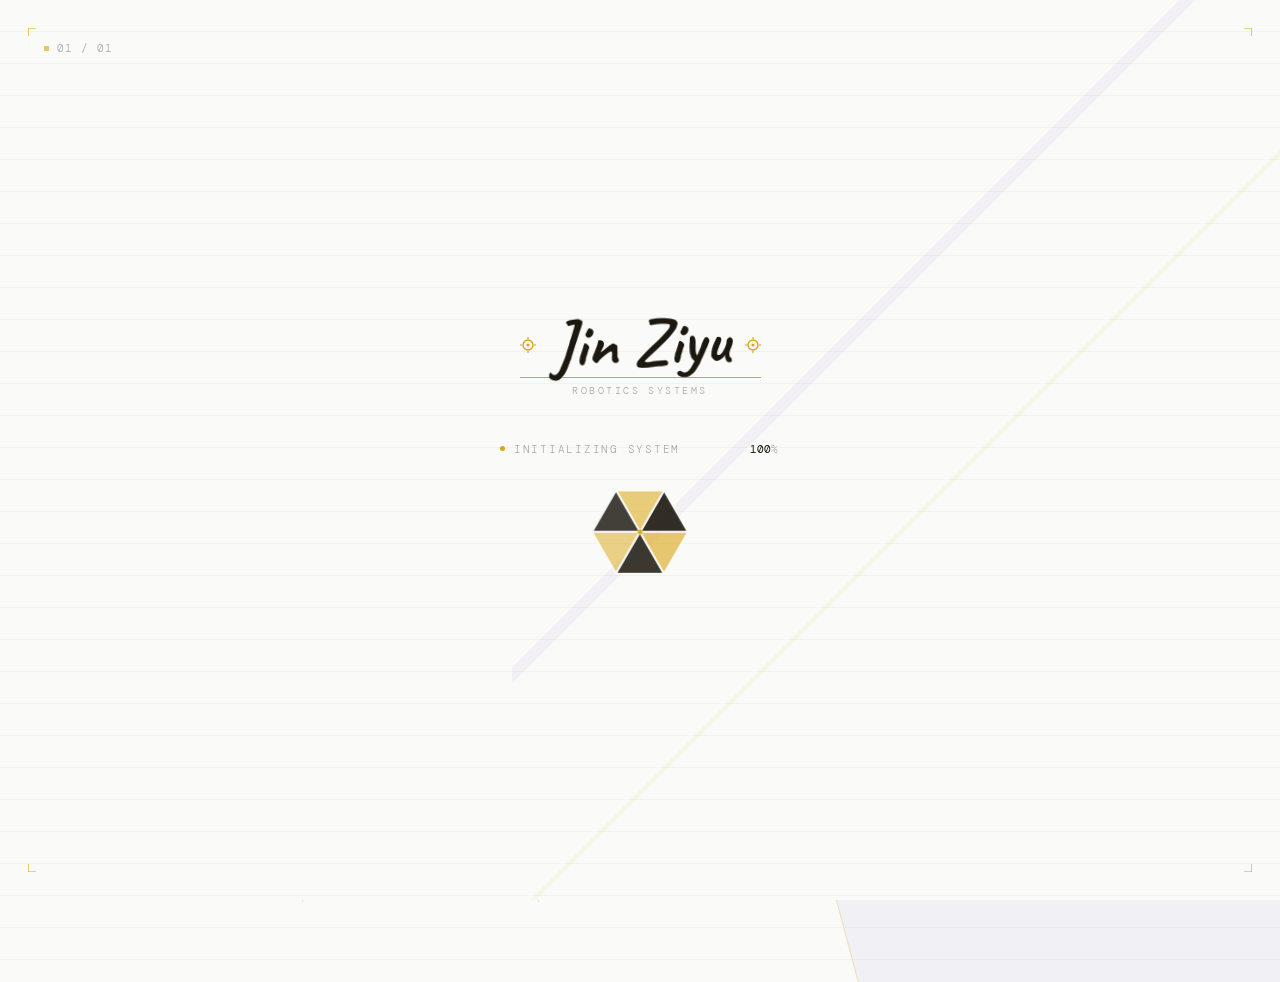
<file: index.html>
<!DOCTYPE html>
<html lang="en">
<head>
<meta charset="utf-8"/>
<meta name="viewport" content="width=device-width, initial-scale=1.0"/>
<meta name="description" content="Jin Ziyu — Robotics Systems Engineer at Singapore Institute of Technology. Hardware, software, and autonomous systems."/>
<link rel="icon" type="image/png" href="assets/img/logo.png"/>
<title>Jin Ziyu — Robotics Systems</title>
<link rel="preconnect" href="https://fonts.googleapis.com">
<link href="https://fonts.googleapis.com/css2?family=Syne:wght@400;500;600;700;800&family=DM+Mono:wght@300;400;500&family=Inter:wght@300;400;500;600&family=Caveat:wght@600;700&display=swap" rel="stylesheet"/>
<link href="https://cdn.jsdelivr.net/npm/bootstrap-icons@1.11.3/font/bootstrap-icons.css" rel="stylesheet"/>
<style>
*,*::before,*::after{box-sizing:border-box;margin:0;padding:0}
:root{
  --void:#FAFAF8;
  --surface:#F2F1ED;
  --panel:#FFFFFF;
  --card:#F7F6F2;
  --border:rgba(28,24,16,0.10);
  --border-hi:rgba(28,24,16,0.20);
  --cyan:#DAA613;
  --cyan-dim:rgba(218,166,19,0.08);
  --cyan-mid:rgba(218,166,19,0.35);
  --amber:#DAA000;
  --amber-dim:rgba(218,160,0,0.10);
  --purple:#613DAA;
  --purple-dim:rgba(97,61,170,0.08);
  --navy:#000DAA;
  --text:#1C1810;
  --text-2:rgba(28,24,16,0.58);
  --text-3:rgba(28,24,16,0.35);
  --font-display:'Syne',sans-serif;
  --font-body:'Inter',sans-serif;
  --font-mono:'DM Mono',monospace;
  --nav-h:64px;
  --ease:cubic-bezier(0.4,0,0.2,1);
}
html{scroll-behavior:smooth;font-size:16px}
body{
  background:var(--void);color:var(--text);
  font-family:var(--font-body);line-height:1.7;
  overflow-x:hidden;
}
.hero::after{content:'';position:absolute;inset:0;pointer-events:none;
  background-image:repeating-linear-gradient(to bottom,transparent,transparent 31px,rgba(218,166,19,0.08) 31px,rgba(218,166,19,0.08) 32px);
  z-index:0;}
a{color:inherit;text-decoration:none}
ul{list-style:none}
img{max-width:100%;display:block}
section{padding:80px 0}
.container{max-width:1100px;margin:0 auto;padding:0 32px}
::-webkit-scrollbar{width:4px}
::-webkit-scrollbar-track{background:var(--surface)}
::-webkit-scrollbar-thumb{background:rgba(218,166,19,0.4);border-radius:0}
.nav{
  position:fixed;top:0;left:0;right:0;z-index:999;height:var(--nav-h);
  display:flex;align-items:center;
  background:rgba(250,250,248,0.97);
  backdrop-filter:blur(18px);
  border-bottom:1px solid var(--border);
  transition:background 0.35s var(--ease),box-shadow 0.35s var(--ease);
}
.nav.scrolled{ box-shadow:0 2px 24px rgba(28,24,16,0.06); }
.nav-inner{
  max-width:1100px;margin:0 auto;padding:0 32px;
  width:100%;display:flex;align-items:center;justify-content:space-between;
}
.nav-logo{
  font-family:var(--font-mono);font-size:0.78rem;font-weight:500;
  color:var(--text);letter-spacing:0.04em;
  display:flex;align-items:center;gap:10px;
}
.nav-logo-mark{
  width:34px;height:34px;border:1px solid var(--border-hi);
  display:flex;align-items:center;justify-content:center;
  font-size:0.72rem;color:var(--text);
  transition:background 0.2s;overflow:hidden;
}
.nav-logo-mark img{width:100%;height:100%;object-fit:cover}
.nav-logo-mark:hover{background:var(--cyan-dim);color:var(--cyan)}
.nav-links{display:flex;gap:0;align-items:center}
.nav-link{display:none}
.nav-toggle{display:none;background:none;border:none;cursor:pointer;padding:4px;flex-direction:column;gap:5px}
.nav-toggle span{display:block;width:20px;height:1.5px;background:var(--text);transition:transform 0.25s,opacity 0.25s}
:root{ --tab-h:48px; }
.tab-bar-wrap{ position:fixed;top:var(--nav-h);left:0;right:0;z-index:998;height:var(--tab-h); }
.tab-bar{
  position:relative;height:100%;
  background:rgba(250,250,248,0.97);
  backdrop-filter:blur(18px);
  border-bottom:1px solid var(--border);
  display:flex;align-items:stretch;justify-content:center;
  overflow-x:auto;scrollbar-width:none;
  -webkit-overflow-scrolling:touch;
}
.tab-bar::-webkit-scrollbar{display:none}
.tab-fade{ position:absolute;top:0;bottom:1px;width:28px; pointer-events:none;z-index:2; opacity:0;transition:opacity 0.25s var(--ease); }
.tab-fade-l{left:0;background:linear-gradient(to right,rgba(250,250,248,0.97),transparent)}
.tab-fade-r{right:0;background:linear-gradient(to left,rgba(250,250,248,0.97),transparent)}
.tab-bar-wrap.scroll-l .tab-fade-l{opacity:1}
.tab-bar-wrap.scroll-r .tab-fade-r{opacity:1}
@keyframes tabScrollHint{ 0%,100%{transform:translateX(0)} 50%{transform:translateX(-14px)} }
.tab-bar-wrap.hint .tab-bar{animation:tabScrollHint 1.1s ease-in-out 1}
.tab-btn{
  font-family:var(--font-mono);font-size:0.66rem;letter-spacing:0.08em;text-transform:uppercase;
  color:var(--text-3);
  padding:0 18px;
  border:none;background:none;cursor:pointer;
  white-space:nowrap;
  position:relative;
  transition:color 0.2s var(--ease);
  border-bottom:2px solid transparent;
}
.tab-btn:hover{color:var(--text-2)}
.tab-btn.active{ color:var(--cyan); border-bottom-color:var(--cyan); }
.tab-indicator{
  position:absolute;bottom:0;height:2px;
  background:var(--cyan);
  transition:left 0.32s var(--ease),width 0.32s var(--ease);
  pointer-events:none;
  z-index:1;
}
body{overflow-x:hidden}
.page-section{
  display:none;
  opacity:0;
  transform:translateY(18px);
  transition:opacity 0.38s var(--ease),transform 0.38s var(--ease);
  padding-top:calc(var(--nav-h) + var(--tab-h));
}
.page-section.active{ display:block; }
.page-section.visible{ opacity:1; transform:translateY(0); }
.page-section section{padding:80px 0}
.page-section.active section:first-child{padding-top:80px}
#page-home{padding-top:0}
#page-home .hero{
  padding-top:calc(var(--nav-h) + var(--tab-h) + 60px);
  min-height:100vh;
}
@keyframes pageEnterRight{ from{opacity:0;transform:translateX(32px)} to{opacity:1;transform:translateX(0)} }
@keyframes pageEnterLeft{ from{opacity:0;transform:translateX(-32px)} to{opacity:1;transform:translateX(0)} }
.page-section.enter-right{animation:pageEnterRight 0.35s var(--ease) forwards}
.page-section.enter-left{animation:pageEnterLeft 0.35s var(--ease) forwards}
.hero{ position:relative;min-height:100vh; display:flex;align-items:center; padding:calc(var(--nav-h) + 60px) 0 80px; overflow:hidden; }
#sigCanvas{ position:absolute;inset:0;width:100%;height:100%; pointer-events:none; }
.hero-geo{ position:absolute;inset:0;width:100%;height:100%; pointer-events:none;overflow:hidden; }
.hero-inner{ position:relative;z-index:2; max-width:1100px;margin:0 auto;padding:0 32px; width:100%; }
.hero-eyebrow{
  font-family:var(--font-mono);font-size:0.7rem;letter-spacing:0.18em;
  color:var(--amber);text-transform:uppercase;
  display:flex;align-items:center;gap:12px;
  margin-bottom:32px;opacity:0;animation:fadeUp 0.8s 0.1s var(--ease) forwards;
}
.hero-eyebrow-dot{ width:6px;height:6px;border-radius:50%;background:var(--cyan); animation:pulseDot 2.4s infinite; }
@keyframes pulseDot{0%,100%{opacity:1;transform:scale(1)}50%{opacity:0.3;transform:scale(0.7)}}
.hero-name{
  font-family:var(--font-display);
  font-size:clamp(4rem,9vw,8.5rem);
  font-weight:800;line-height:0.88;
  letter-spacing:-0.03em;
  color:var(--text);
  margin-bottom:24px;
  opacity:0;animation:fadeUp 0.9s 0.25s var(--ease) forwards;
  position:relative;z-index:1;
}
.hero-name em{ font-style:normal; -webkit-text-stroke:1.5px rgba(0,13,170,0.25); color:transparent; }
.hero-role{
  font-family:var(--font-mono);font-size:clamp(0.8rem,1.5vw,0.95rem);
  color:var(--text-2);letter-spacing:0.04em;
  margin-bottom:40px;
  display:flex;align-items:center;gap:20px;flex-wrap:wrap;
  opacity:0;animation:fadeUp 0.9s 0.4s var(--ease) forwards;
}
.hero-role-sep{width:32px;height:1px;background:rgba(28,24,16,0.18)}
.hero-desc{
  font-size:1.05rem;color:var(--text-2);
  max-width:520px;line-height:1.75;
  margin-bottom:48px;
  opacity:0;animation:fadeUp 0.9s 0.55s var(--ease) forwards;
}
.hero-actions{ display:flex;gap:14px;flex-wrap:wrap; opacity:0;animation:fadeUp 0.9s 0.7s var(--ease) forwards; }
.hero-stats{
  display:grid;grid-template-columns:repeat(3,auto);gap:0;
  border-top:2px solid rgba(218,166,19,0.3);margin-top:80px;padding-top:48px;
  opacity:0;animation:fadeUp 0.9s 0.85s var(--ease) forwards;
  width:fit-content;
}
.stat{padding:0 48px 0 0;position:relative}
.stat+.stat{padding-left:48px;border-left:1px solid var(--border)}
.stat-n{ font-family:var(--font-display);font-size:2.8rem;font-weight:700; color:var(--cyan);letter-spacing:-0.02em;line-height:1;margin-bottom:6px; }
.stat-n span{color:var(--cyan);font-size:2rem}
.stat-label{font-size:0.78rem;color:var(--text-3);font-family:var(--font-mono);letter-spacing:0.06em;text-transform:uppercase}
@keyframes fadeUp{from{opacity:0;transform:translateY(22px)}to{opacity:1;transform:translateY(0)}}
.hero-cursor-zone{ position:absolute;inset:0;z-index:1; }
.btn{
  display:inline-flex;align-items:center;gap:8px;
  font-family:var(--font-mono);font-size:0.74rem;letter-spacing:0.04em;text-transform:uppercase;
  padding:13px 24px;transition:all 0.22s var(--ease);cursor:pointer;border:none;
}
.btn-outline{ background:transparent;border:1px solid var(--border-hi); color:var(--text-2); }
.btn-outline:hover{border-color:var(--cyan);color:var(--cyan);background:var(--cyan-dim)}
.btn-outline:hover{border-color:var(--cyan-mid);color:var(--cyan);background:var(--cyan-dim)}
.btn-solid{ background:var(--cyan);color:#0A0910;font-weight:600; border:1px solid var(--cyan); }
.btn-solid:hover{background:var(--purple);border-color:var(--purple);color:#fff}
.sec-label{
  font-family:var(--font-mono);font-size:0.68rem;letter-spacing:0.18em;
  text-transform:uppercase;color:var(--cyan);
  display:flex;align-items:center;gap:16px;margin-bottom:16px;
}
.sec-label::before{content:'';width:24px;height:1px;background:var(--cyan)}
.sec-title{
  font-family:var(--font-display);font-size:clamp(2rem,4vw,3.2rem);
  font-weight:700;line-height:1.1;letter-spacing:-0.02em;
  color:var(--text);margin-bottom:64px;
}
.reveal{opacity:0;transform:translateY(28px);transition:opacity 0.65s var(--ease),transform 0.65s var(--ease)}
.reveal.up{opacity:1;transform:translateY(0)}
#about{background:var(--surface)}
.about-grid{display:grid;grid-template-columns:1fr 1.6fr;gap:80px;align-items:start}
.about-img-wrap{position:relative}
.about-img-inner{position:relative;overflow:hidden}
.about-img-inner img{
  width:100%;aspect-ratio:3/4;object-fit:cover;object-position:top;
  filter:grayscale(20%) contrast(1.05);
  transition:filter 0.4s;
}
.about-img-inner:hover img{filter:grayscale(0%)}
.about-img-line{
  position:absolute;bottom:0;left:0;right:0;
  padding:16px 20px;background:rgba(0,5,40,0.85);
  backdrop-filter:blur(8px);
  border-top:1px solid var(--border);
  font-family:var(--font-mono);font-size:0.66rem;letter-spacing:0.1em;
  color:var(--text-3);text-transform:uppercase;
  display:flex;justify-content:space-between;align-items:center;
}
.about-img-line span{color:var(--cyan)}
.about-content h2{
  font-family:var(--font-display);font-size:clamp(1.5rem,2.5vw,2rem);
  font-weight:600;line-height:1.3;margin-bottom:24px;color:var(--text);
}
.about-content p{color:var(--text-2);margin-bottom:18px;font-size:0.97rem;line-height:1.8}
.about-skills{
  display:flex;flex-wrap:wrap;gap:8px;margin-top:36px;
  padding-top:36px;border-top:1px solid var(--border);
}
.skill-chip{
  font-family:var(--font-mono);font-size:0.68rem;letter-spacing:0.04em;
  padding:7px 14px;
  border:1px solid rgba(218,166,19,0.25);color:var(--text-2);
  transition:all 0.2s;
}
.skill-chip:hover{border-color:rgba(97,61,170,0.6);color:#A07FE0;background:var(--purple-dim)}
.skill-chip.active{background:var(--navy);border-color:var(--navy);color:var(--cyan);font-weight:500}
#skills{background:var(--panel)}
.skills-grid{ display:grid;grid-template-columns:repeat(3,1fr); border:1px solid var(--border); }
.sk-card{
  padding:36px 32px;
  border-right:1px solid var(--border);
  border-bottom:1px solid var(--border);
  transition:background 0.25s;position:relative;overflow:hidden;
  background:var(--panel);
}
.sk-card:nth-child(3n){border-right:none}
.sk-card:nth-last-child(-n+3){border-bottom:none}
.sk-card::before{
  content:'';position:absolute;top:0;left:0;right:0;height:2px;
  background:var(--cyan);transform:scaleX(0);transform-origin:left;
  transition:transform 0.3s var(--ease);
}
.sk-card h3{color:var(--text)}
.sk-card i{color:var(--cyan)}
.sk-card:hover{background:rgba(97,61,170,0.06)}
.sk-card:hover::before{transform:scaleX(1)}
.sk-num{ font-family:var(--font-mono);font-size:0.62rem;letter-spacing:0.1em; color:var(--text-3);margin-bottom:20px;display:block; }
.sk-card i{font-size:1.4rem;color:var(--cyan);display:block;margin-bottom:16px}
.sk-card h3{ font-family:var(--font-display);font-size:1rem;font-weight:600; color:var(--text);margin-bottom:12px; }
.sk-card p{font-size:0.86rem;color:var(--text-2);line-height:1.7}
#experience{background:var(--surface)}
.exp-list{display:flex;flex-direction:column;gap:0}
.exp-item{ display:grid;grid-template-columns:200px 1fr; border-top:1px solid var(--border); padding:48px 0;gap:48px; }
.exp-item:last-child{border-bottom:1px solid var(--border)}
.exp-meta{padding-top:4px}
.exp-date{ font-family:var(--font-mono);font-size:0.68rem;letter-spacing:0.06em; color:var(--cyan);text-transform:uppercase;display:block;margin-bottom:8px; }
.exp-company{font-size:0.88rem;color:var(--text-2);margin-bottom:4px}
.exp-company a{color:var(--text-2);transition:color 0.2s}
.exp-company a:hover{color:var(--cyan)}
.exp-body h3{ font-family:var(--font-display);font-size:1.2rem;font-weight:600; color:var(--text);margin-bottom:6px; }
.exp-role{ font-family:var(--font-mono);font-size:0.76rem;letter-spacing:0.04em; color:var(--cyan);margin-bottom:20px; }
.exp-body ul{display:flex;flex-direction:column;gap:8px}
.exp-body ul li{ font-size:0.9rem;color:var(--text-2);padding-left:20px;position:relative;line-height:1.65; }
.exp-body ul li::before{ content:'';position:absolute;left:0;top:11px; width:8px;height:1px;background:var(--cyan);opacity:0.7; }
#projects{background:var(--panel)}
.projects-grid{ display:grid;grid-template-columns:repeat(2,1fr); gap:1px;background:rgba(218,166,19,0.10); border:1px solid var(--border); }
.proj{ background:var(--panel); transition:background 0.25s; display:flex;flex-direction:column; position:relative;overflow:hidden; }
.proj:hover{background:var(--card)}
.proj-span{grid-column:span 2}
.proj-img{ aspect-ratio:16/9;overflow:hidden; background:var(--card);border-bottom:1px solid var(--border); position:relative; }
.proj-span .proj-img{aspect-ratio:21/9}
.proj-img svg{width:100%;height:100%}
.proj-id{ position:absolute;top:12px;left:12px; font-family:var(--font-mono);font-size:0.6rem;letter-spacing:0.08em; color:var(--cyan);background:rgba(0,13,170,0.80); padding:4px 9px;border:1px solid var(--border-hi); }
.proj-hover{ position:absolute;inset:0;background:rgba(0,13,170,0.88); display:flex;align-items:center;justify-content:center; opacity:0;transition:opacity 0.25s; }
.proj:hover .proj-hover{opacity:1}
.proj-hover-btn{
  font-family:var(--font-mono);font-size:0.72rem;letter-spacing:0.06em;text-transform:uppercase;
  padding:11px 20px;border:1px solid var(--cyan);color:var(--cyan);
  transition:all 0.2s;display:flex;align-items:center;gap:8px;
}
.proj-hover-btn:hover{background:var(--cyan);color:#0A0910}
.proj-body{padding:28px 32px;flex:1;display:flex;flex-direction:column}
.proj-tags{display:flex;flex-wrap:wrap;gap:6px;margin-bottom:16px}
.proj-tag{
  font-family:var(--font-mono);font-size:0.62rem;letter-spacing:0.04em;
  padding:3px 10px;border:1px solid rgba(97,61,170,0.4);color:rgba(160,127,224,0.85);text-transform:uppercase;
  background:rgba(97,61,170,0.10);
}
.proj-tag.active{background:var(--navy);border-color:var(--navy);color:var(--cyan);font-weight:500}
.proj-body h3{ font-family:var(--font-display);font-size:1.05rem;font-weight:600; color:var(--text);margin-bottom:10px; }
.proj-body p{font-size:0.87rem;color:var(--text-2);line-height:1.72;flex:1;margin-bottom:20px}
.proj-links{ display:flex;gap:20px;padding-top:16px; border-top:1px solid var(--border); }
.proj-link{
  font-family:var(--font-mono);font-size:0.7rem;letter-spacing:0.04em;text-transform:uppercase;
  color:var(--text-2);display:flex;align-items:center;gap:6px;
  transition:color 0.2s,gap 0.2s;
}
.proj-link:hover{color:var(--cyan);gap:10px}
#education{background:var(--surface)}
.edu-grid{display:grid;grid-template-columns:repeat(3,1fr);gap:1px;background:rgba(218,166,19,0.10);border:1px solid var(--border)}
.edu-card{ background:var(--panel);padding:40px 36px; transition:background 0.25s; }
.edu-card:hover{background:rgba(97,61,170,0.05)}
.edu-period{ font-family:var(--font-mono);font-size:0.66rem;letter-spacing:0.08em; color:var(--cyan);text-transform:uppercase;margin-bottom:20px;display:block; }
.edu-school{ font-family:var(--font-display);font-size:0.98rem;font-weight:600; color:var(--text);margin-bottom:8px; }
.edu-degree{ font-family:var(--font-mono);font-size:0.76rem;color:var(--text-3); line-height:1.5;margin-bottom:20px;letter-spacing:0.02em; }
.edu-list{display:flex;flex-direction:column;gap:8px}
.edu-list li{font-size:0.84rem;color:var(--text-2);padding-left:16px;position:relative;line-height:1.6}
.edu-list li::before{content:'';position:absolute;left:0;top:10px;width:6px;height:1px;background:var(--cyan);opacity:0.8}
#resume{background:var(--surface)}
.resume-wrap{display:flex;flex-direction:column;align-items:center;gap:28px}
.resume-frame{ width:100%;max-width:820px; border:1px solid var(--border); overflow:hidden; }
.resume-frame iframe{width:100%;height:700px;border:none;display:block}
#contact{background:var(--void)}
.contact-grid{display:grid;grid-template-columns:1fr 1.3fr;gap:80px;align-items:start}
.contact-info h2{
  font-family:var(--font-display);font-size:clamp(2rem,4vw,3rem);
  font-weight:700;line-height:1.1;letter-spacing:-0.02em;
  margin-bottom:20px;color:var(--text);
}
.contact-info p{color:var(--text-2);margin-bottom:40px;font-size:0.97rem;line-height:1.8}
.contact-links{display:flex;flex-direction:column;gap:8px}
.contact-link{
  display:flex;align-items:center;gap:14px;
  color:var(--text-2);font-family:var(--font-mono);font-size:0.78rem;letter-spacing:0.02em;
  padding:13px 18px;border:1px solid var(--border);
  transition:all 0.2s;
}
.contact-link i{color:var(--cyan);font-size:1rem;width:20px;text-align:center}
.contact-link:hover{border-color:rgba(97,61,170,0.55);color:#A07FE0;background:var(--purple-dim)}
.cf{display:flex;flex-direction:column;gap:16px}
.fg{display:flex;flex-direction:column;gap:6px}
.fg label{ font-family:var(--font-mono);font-size:0.66rem;letter-spacing:0.1em; color:var(--text-3);text-transform:uppercase; }
.fg input,.fg textarea{
  background:var(--panel);border:1px solid var(--border-hi);
  padding:13px 16px;font-family:var(--font-body);font-size:0.93rem;
  color:var(--text);outline:none;resize:vertical;
  transition:border-color 0.2s;
}
.fg input:focus,.fg textarea:focus{border-color:var(--cyan-mid)}
.fg input::placeholder,.fg textarea::placeholder{color:var(--text-3)}
.cf-fb{font-family:var(--font-mono);font-size:0.74rem;min-height:20px}
.cf-fb.ok{color:var(--cyan)}
.cf-fb.err{color:#FF4444}
.footer{ background:var(--panel);border-top:1px solid var(--border); padding:28px 0; }
.footer-inner{
  max-width:1100px;margin:0 auto;padding:0 32px;
  display:flex;justify-content:space-between;align-items:center;flex-wrap:wrap;gap:16px;
}
.footer p{font-family:var(--font-mono);font-size:0.68rem;letter-spacing:0.04em;color:var(--text-3)}
.footer-links{display:flex;gap:20px}
.footer-links a{font-family:var(--font-mono);font-size:0.68rem;letter-spacing:0.04em;color:var(--text-3);transition:color 0.2s}
.footer-links a:hover{color:var(--amber)}
@media(prefers-reduced-motion:reduce){
  *{animation:none!important;transition:none!important}
  .reveal{opacity:1;transform:none}
}
@media(max-width:960px){
  .about-grid{grid-template-columns:1fr;gap:40px}
  .about-img-wrap{max-width:280px;margin:0 auto}
  .contact-grid{grid-template-columns:1fr;gap:40px}
}
@media(max-width:780px){
  .skills-grid{grid-template-columns:repeat(2,1fr)}
  .sk-card:nth-child(3n){border-right:1px solid var(--border)}
  .sk-card:nth-child(2n){border-right:none}
  .sk-card:nth-last-child(-n+2){border-bottom:none}
  .sk-card:nth-last-child(3){border-bottom:1px solid var(--border)}
  .projects-grid{grid-template-columns:1fr}
  .proj-span{grid-column:span 1}
  .proj-span .proj-img{aspect-ratio:16/9}
  .edu-grid{grid-template-columns:1fr}
  .exp-item{grid-template-columns:1fr;gap:8px}
}
@media(max-width:640px){
  section{padding:60px 0}
  .skills-grid{grid-template-columns:1fr}
  .sk-card:nth-child(n){border-right:none}
  .sk-card:nth-last-child(-n+1){border-bottom:none}
  .sk-card:nth-last-child(n+2){border-bottom:1px solid var(--border)}
  .hero-name{font-size:3.5rem}
  .hero-stats{grid-template-columns:repeat(3,1fr);width:100%}
  .stat+.stat{padding-left:24px}
  .stat{padding-right:24px}
  .tab-btn{padding:0 12px;font-size:0.6rem;letter-spacing:0.05em}
}
@media(min-width:641px) and (max-width:900px){
  .tab-btn{padding:0 14px;font-size:0.64rem}
}
@media(prefers-reduced-motion:reduce){
  .page-section,.page-section.enter-right,.page-section.enter-left{
    animation:none!important;transition:none!important;
    opacity:1!important;transform:none!important;
  }
}
* { cursor: none !important; }
#hud-canvas {
  pointer-events:none;
  position:fixed;
  top:0;left:0;
  width:100vw;height:100vh;
  z-index:9997;
}
.sk-card, .proj, .edu-card, .exp-item { overflow:hidden; will-change:transform; }
.sk-card::after, .proj::after, .edu-card::after, .exp-item::after {
  content:'';
  position:absolute;inset:0;
  background:linear-gradient(180deg, transparent 0%, rgba(218,166,19,0.07) 50%, transparent 100%);
  transform:translateY(-110%);
  pointer-events:none;
  transition:none;
  z-index:2;
}
.sk-card.scanning::after, .proj.scanning::after,
.edu-card.scanning::after, .exp-item.scanning::after {
  animation: scanSweep 0.75s linear forwards;
}
@keyframes scanSweep { from { transform:translateY(-110%); } to   { transform:translateY(210%); } }
#hud-tag {
  pointer-events:none;
  position:fixed;
  font-family:var(--font-mono);
  font-size:0.58rem;
  letter-spacing:0.08em;
  color:var(--cyan);
  background:rgba(0,5,20,0.85);
  border:1px solid rgba(218,166,19,0.4);
  padding:4px 9px;
  z-index:9999;
  white-space:nowrap;
  opacity:0;
  transition:opacity 0.15s;
  text-transform:uppercase;
}
#hud-tag.visible { opacity:1; }
.stagger-children > *{opacity:0;transform:translateY(20px);transition:opacity .55s cubic-bezier(.4,0,.2,1),transform .55s cubic-bezier(.4,0,.2,1)}
.stagger-children.up > *:nth-child(1){transition-delay:.05s}
.stagger-children.up > *:nth-child(2){transition-delay:.12s}
.stagger-children.up > *:nth-child(3){transition-delay:.19s}
.stagger-children.up > *:nth-child(4){transition-delay:.26s}
.stagger-children.up > *:nth-child(5){transition-delay:.33s}
.stagger-children.up > *:nth-child(6){transition-delay:.40s}
.stagger-children.up > *{opacity:1;transform:translateY(0)}
.reveal-left{opacity:0;transform:translateX(-28px);transition:opacity .65s cubic-bezier(.4,0,.2,1),transform .65s cubic-bezier(.4,0,.2,1)}
.reveal-left.up{opacity:1;transform:translateX(0)}
.reveal-right{opacity:0;transform:translateX(28px);transition:opacity .65s cubic-bezier(.4,0,.2,1),transform .65s cubic-bezier(.4,0,.2,1)}
.reveal-right.up{opacity:1;transform:translateX(0)}
.spec-grid .spec-card{opacity:0;transform:translateY(16px);transition:opacity .5s cubic-bezier(.4,0,.2,1),transform .5s cubic-bezier(.4,0,.2,1),background .25s}
.spec-grid.up .spec-card:nth-child(1){transition-delay:.04s;opacity:1;transform:translateY(0)}
.spec-grid.up .spec-card:nth-child(2){transition-delay:.10s;opacity:1;transform:translateY(0)}
.spec-grid.up .spec-card:nth-child(3){transition-delay:.16s;opacity:1;transform:translateY(0)}
.spec-grid.up .spec-card:nth-child(4){transition-delay:.22s;opacity:1;transform:translateY(0)}
.proj-list li{opacity:0;transform:translateX(-12px);transition:opacity .4s cubic-bezier(.4,0,.2,1),transform .4s cubic-bezier(.4,0,.2,1)}
.proj-list.up li:nth-child(1){opacity:1;transform:none;transition-delay:.05s}
.proj-list.up li:nth-child(2){opacity:1;transform:none;transition-delay:.11s}
.proj-list.up li:nth-child(3){opacity:1;transform:none;transition-delay:.17s}
.proj-list.up li:nth-child(4){opacity:1;transform:none;transition-delay:.23s}
.proj-list.up li:nth-child(5){opacity:1;transform:none;transition-delay:.29s}
.proj-list.up li:nth-child(6){opacity:1;transform:none;transition-delay:.35s}
.proj-list.up li:nth-child(7){opacity:1;transform:none;transition-delay:.41s}
.obj-list li{opacity:0;transform:translateX(-14px);transition:opacity .42s cubic-bezier(.4,0,.2,1),transform .42s cubic-bezier(.4,0,.2,1)}
.obj-list.up li:nth-child(1){opacity:1;transform:none;transition-delay:.04s}
.obj-list.up li:nth-child(2){opacity:1;transform:none;transition-delay:.10s}
.obj-list.up li:nth-child(3){opacity:1;transform:none;transition-delay:.16s}
.obj-list.up li:nth-child(4){opacity:1;transform:none;transition-delay:.22s}
@keyframes borderGlow{0%,100%{border-left-color:#613DAA}50%{border-left-color:#DAA613}}
.highlight-box{animation:borderGlow 4s ease-in-out infinite}
@keyframes topbarIn{from{opacity:0;transform:translateY(-10px)}to{opacity:1;transform:translateY(0)}}
.topbar{animation:topbarIn .5s cubic-bezier(.4,0,.2,1) forwards}
@keyframes awardPulse{0%,100%{background:rgba(218,166,19,0.08)}50%{background:rgba(218,166,19,0.18)}}
.award-banner{animation:awardPulse 3.5s ease-in-out infinite}
.repo-card{transition:box-shadow .25s,transform .25s}
.repo-card:hover{box-shadow:0 6px 28px rgba(218,166,19,0.12);transform:translateY(-2px)}
.spec-card{position:relative;overflow:hidden}
.spec-card::before{content:'';position:absolute;top:0;left:0;right:0;height:2px;background:#DAA613;transform:scaleX(0);transform-origin:left;transition:transform .3s cubic-bezier(.4,0,.2,1)}
.spec-card:hover::before{transform:scaleX(1)}
.proj-nav{display:flex;justify-content:space-between;align-items:center;padding:32px 0;border-top:1px solid rgba(28,24,16,0.10);font-family:'DM Mono',monospace;font-size:.76rem;color:rgba(28,24,16,0.58);flex-wrap:wrap;gap:12px}
.proj-nav a{display:flex;align-items:center;gap:8px;color:rgba(28,24,16,0.58);transition:color .2s,gap .2s}
.proj-nav a:hover{color:#DAA613;gap:12px}
.proj-section-label,.sec-label{position:relative}
@keyframes labelLineIn{from{width:0}to{width:24px}}
.sec-label::before{width:0;transition:width .6s .15s cubic-bezier(.4,0,.2,1)}
.reveal.up .sec-label::before,.up .sec-label::before,.sec-label-anim::before{width:24px!important}
.proj-section-label::after{content:'';flex:1;max-width:0;overflow:hidden;height:1px;background:repeating-linear-gradient(90deg,#1C1810 0 6px,transparent 6px 10px);opacity:0.5;transition:max-width .6s .15s cubic-bezier(.4,0,.2,1)}
.reveal.up .proj-section-label::after,.up .proj-section-label::after{max-width:90px}
.btn-outline,.btn{will-change:transform}
.btn-outline:hover,.btn:hover{transform:translateY(-1px)}
@keyframes projFigIn{from{opacity:0;transform:scale(.98)}to{opacity:1;transform:scale(1)}}
.proj-figure{animation:projFigIn .7s .1s cubic-bezier(.4,0,.2,1) both}
@media(prefers-reduced-motion:reduce){
  *{animation:none!important;transition:none!important}
  .reveal,.reveal-left,.reveal-right,.stagger-children>*,.spec-grid .spec-card,.proj-list li,.obj-list li{opacity:1!important;transform:none!important}
}
:root{
  --pl-bg:#FAFAF8;
  --pl-fg:#1C1810;
  --pl-fg-dim:rgba(28,24,16,0.35);
  --pl-accent:#DAA613;
  --pl-ease:cubic-bezier(0.65,0,0.35,1);
}
body.preloading{ overflow:hidden; }
#preloader{
  position:fixed;inset:0;z-index:99999;
  background:var(--pl-bg);
  display:flex;flex-direction:column;align-items:center;justify-content:center;
  gap:40px;
  transition:transform 1s var(--pl-ease);
  font-family:var(--font-mono);
  overflow:hidden;
}
#preloader.pl-fade-out{transform:translateY(-100%)}
.pl-geo{ position:absolute;inset:0;pointer-events:none;opacity:0;animation:plFadeIn 1.2s ease forwards .1s; }
.pl-geo::before{
  content:'';position:absolute;top:0;right:0;width:60%;height:100%;
  background:linear-gradient(135deg,transparent 40%,rgba(97,61,170,0.05) 40%,rgba(97,61,170,0.05) 41%,transparent 41%),
             linear-gradient(135deg,transparent 55%,rgba(218,166,19,0.06) 55%,rgba(218,166,19,0.06) 55.4%,transparent 55.4%);
}
.pl-scan{
  position:absolute;inset:0;pointer-events:none;
  background-image:repeating-linear-gradient(to bottom,transparent,transparent 31px,rgba(28,24,16,0.035) 31px,rgba(28,24,16,0.035) 32px);
  opacity:0;animation:plFadeIn 1s ease forwards .1s;
}
.pl-corner{ position:absolute;width:22px;height:22px;opacity:0;animation:plFadeIn .5s ease forwards; }
.pl-corner svg{width:100%;height:100%}
.pl-corner path{ fill:none;stroke:var(--pl-accent);stroke-width:1.2 }
.pl-corner.tl{ top:28px;left:28px;animation-delay:.15s }
.pl-corner.tr{ top:28px;right:28px;transform:scaleX(-1);animation-delay:.22s }
.pl-corner.bl{ bottom:28px;left:28px;transform:scaleY(-1);animation-delay:.29s }
.pl-corner.br{ bottom:28px;right:28px;transform:scale(-1,-1);animation-delay:.36s }
.pl-stage{width:280px;display:flex;flex-direction:column;gap:10px;position:relative;z-index:1}
.pl-bar-label{
  display:flex;justify-content:space-between;align-items:center;
  font-family:var(--font-mono);font-weight:300;font-size:.68rem;
  letter-spacing:.16em;text-transform:uppercase;color:var(--pl-fg-dim);
  opacity:0;animation:plFadeIn .4s ease forwards .1s;
}
.pl-bar-label-l{display:flex;align-items:center;gap:9px}
.pl-bar-dot{width:5px;height:5px;border-radius:50%;background:var(--pl-accent);animation:plPulseDot 2.2s infinite}
@keyframes plPulseDot{0%,100%{opacity:1;transform:scale(1)}50%{opacity:.3;transform:scale(.7)}}
.pl-bar-label b{color:var(--pl-fg);font-weight:400;font-variant-numeric:tabular-nums;letter-spacing:0;text-transform:none}
.pl-hex-wrap{ position:relative;width:120px;height:120px;margin:4px auto 0; opacity:0;animation:plFadeIn .3s ease forwards .3s; }
.pl-hex-wrap svg{width:100%;height:100%;overflow:visible}
.pl-panel{
  stroke:var(--pl-bg);stroke-width:3;stroke-linejoin:round;
  transform-origin:100px 100px;
  opacity:0;transform:scale(0.15) rotate(-60deg);
  animation:panelFold .55s cubic-bezier(.34,1.56,.64,1) forwards;
}
.pl-panel.p0{animation-delay:.05s}
.pl-panel.p1{animation-delay:.13s}
.pl-panel.p2{animation-delay:.21s}
.pl-panel.p3{animation-delay:.29s}
.pl-panel.p4{animation-delay:.37s}
.pl-panel.p5{animation-delay:.45s}
@keyframes panelFold{
  0%{opacity:0;transform:scale(0.15) rotate(-60deg)}
  70%{opacity:1;transform:scale(1.06) rotate(4deg)}
  100%{opacity:1;transform:scale(1) rotate(0deg)}
}
.pl-hex-hub{ fill:var(--pl-accent);opacity:0; animation:plHubIn .35s ease forwards .95s, plPulseDot 2.2s ease-in-out infinite 1.3s; }
@keyframes plHubIn{to{opacity:1}}
.pl-sig-row{display:flex;align-items:center;gap:16px}
.pl-mark{
  width:16px;height:16px;flex-shrink:0;
  opacity:0;
  animation:plBracketIn .4s var(--pl-ease) forwards 1.9s;
}
.pl-mark.r{animation-name:plBracketInR;animation-delay:2.05s}
.pl-mark svg{width:100%;height:100%}
@keyframes plBracketIn{0%{opacity:0;transform:translateX(6px)}100%{opacity:1;transform:translateX(0)}}
@keyframes plBracketInR{0%{opacity:0;transform:translateX(-6px)}100%{opacity:1;transform:translateX(0)}}
.pl-sig-wrap{position:relative}
.pl-sig{
  font-family:'Caveat',cursive;font-weight:700;
  font-size:clamp(2.6rem,6.5vw,4.2rem);
  color:var(--pl-fg);line-height:1;
  transform:rotate(-1.5deg);
}
.pl-letter{display:inline-block;opacity:0;transform-origin:center center}
@keyframes plLetterFlipIn{
  0%{opacity:0;transform:scale(0.15) rotate(-60deg)}
  70%{opacity:1;transform:scale(1.08) rotate(6deg)}
  100%{opacity:1;transform:scale(1) rotate(0deg)}
}
@keyframes plLetterBounce{0%,100%{transform:translateX(0) rotate(0deg)}50%{transform:translateX(-10px) rotate(-6deg)}}
.pl-underline{
  height:1px;width:0%;background:var(--pl-accent);margin-top:2px;
  animation:plUnderline .5s var(--pl-ease) forwards 1.35s;
}
@keyframes plUnderline{to{width:100%}}
.pl-role-tag{
  font-family:var(--font-mono);font-weight:300;font-size:.64rem;
  letter-spacing:.24em;text-transform:uppercase;color:var(--pl-fg-dim);
  text-align:center;margin-top:4px;
  opacity:0;animation:plFadeIn .5s ease forwards 1.5s;
}
@keyframes plFadeIn{to{opacity:1}}
.pl-index{
  position:absolute;top:40px;left:44px;z-index:2;
  font-family:var(--font-mono);font-weight:300;font-size:.66rem;
  color:var(--pl-fg-dim);letter-spacing:.1em;opacity:0;
  animation:plFadeIn .4s ease forwards .3s;
  transition:opacity .5s ease;
  display:flex;align-items:center;gap:8px;
}
.pl-index::before{ content:'';width:5px;height:5px;background:var(--pl-accent);opacity:.6 }
.pl-index.pl-done{ opacity:0 !important; }
@media (max-width:520px){
  .pl-stage{width:80vw;max-width:280px}
  .pl-index{top:24px;left:24px}
}
</style>
</head>
<body class="preloading">
<div id="preloader">
  <div class="pl-geo" aria-hidden="true"></div>
  <div class="pl-scan" aria-hidden="true"></div>

  <div class="pl-corner tl" aria-hidden="true"><svg viewBox="0 0 22 22"><path d="M0,8 L0,0 L8,0"/></svg></div>
  <div class="pl-corner tr" aria-hidden="true"><svg viewBox="0 0 22 22"><path d="M0,8 L0,0 L8,0"/></svg></div>
  <div class="pl-corner bl" aria-hidden="true"><svg viewBox="0 0 22 22"><path d="M0,8 L0,0 L8,0"/></svg></div>
  <div class="pl-corner br" aria-hidden="true"><svg viewBox="0 0 22 22"><path d="M0,8 L0,0 L8,0"/></svg></div>

  <div class="pl-index">01 / 01</div>

  <div>
    <div class="pl-sig-row">
      <div class="pl-mark l"><svg viewBox="0 0 16 16"><circle cx="8" cy="8" r="5" fill="none" stroke="var(--pl-accent)" stroke-width="1.4"/><circle cx="8" cy="8" r="1.6" fill="var(--pl-accent)"/><line x1="8" y1="0" x2="8" y2="2" stroke="var(--pl-accent)" stroke-width="1.2"/><line x1="8" y1="14" x2="8" y2="16" stroke="var(--pl-accent)" stroke-width="1.2"/><line x1="0" y1="8" x2="2" y2="8" stroke="var(--pl-accent)" stroke-width="1.2"/><line x1="14" y1="8" x2="16" y2="8" stroke="var(--pl-accent)" stroke-width="1.2"/></svg></div>
      <div class="pl-sig-wrap"><div class="pl-sig"><span class="pl-letter" style="animation:plLetterFlipIn .55s cubic-bezier(.34,1.56,.64,1) forwards 0.10s, plLetterBounce .9s ease-in-out infinite 0.70s">J</span><span class="pl-letter" style="animation:plLetterFlipIn .55s cubic-bezier(.34,1.56,.64,1) forwards 0.18s, plLetterBounce .9s ease-in-out infinite 0.78s">i</span><span class="pl-letter" style="animation:plLetterFlipIn .55s cubic-bezier(.34,1.56,.64,1) forwards 0.26s, plLetterBounce .9s ease-in-out infinite 0.86s">n</span><span class="pl-letter" style="animation:plLetterFlipIn .55s cubic-bezier(.34,1.56,.64,1) forwards 0.34s, plLetterBounce .9s ease-in-out infinite 0.94s">&nbsp;</span><span class="pl-letter" style="animation:plLetterFlipIn .55s cubic-bezier(.34,1.56,.64,1) forwards 0.42s, plLetterBounce .9s ease-in-out infinite 1.02s">Z</span><span class="pl-letter" style="animation:plLetterFlipIn .55s cubic-bezier(.34,1.56,.64,1) forwards 0.50s, plLetterBounce .9s ease-in-out infinite 1.10s">i</span><span class="pl-letter" style="animation:plLetterFlipIn .55s cubic-bezier(.34,1.56,.64,1) forwards 0.58s, plLetterBounce .9s ease-in-out infinite 1.18s">y</span><span class="pl-letter" style="animation:plLetterFlipIn .55s cubic-bezier(.34,1.56,.64,1) forwards 0.66s, plLetterBounce .9s ease-in-out infinite 1.26s">u</span></div></div>
      <div class="pl-mark r"><svg viewBox="0 0 16 16"><circle cx="8" cy="8" r="5" fill="none" stroke="var(--pl-accent)" stroke-width="1.4"/><circle cx="8" cy="8" r="1.6" fill="var(--pl-accent)"/><line x1="8" y1="0" x2="8" y2="2" stroke="var(--pl-accent)" stroke-width="1.2"/><line x1="8" y1="14" x2="8" y2="16" stroke="var(--pl-accent)" stroke-width="1.2"/><line x1="0" y1="8" x2="2" y2="8" stroke="var(--pl-accent)" stroke-width="1.2"/><line x1="14" y1="8" x2="16" y2="8" stroke="var(--pl-accent)" stroke-width="1.2"/></svg></div>
    </div>
    <div class="pl-underline"></div>
    <div class="pl-role-tag">Robotics Systems</div>
  </div>

  <div class="pl-stage">
    <div class="pl-bar-label">
      <span class="pl-bar-label-l"><span class="pl-bar-dot"></span>Initializing System</span>
      <span><b id="plPctNum">00</b>%</span>
    </div>
    <div class="pl-hex-wrap" id="plHexWrap">
      <svg viewBox="0 0 200 200">
        <path class="pl-panel p0" fill="var(--pl-fg)" fill-opacity="0.9" d="M100,100 L180,100 L140,30.7 Z"/>
        <path class="pl-panel p1" fill="var(--pl-accent)" fill-opacity="0.55" d="M100,100 L140,30.7 L60,30.7 Z"/>
        <path class="pl-panel p2" fill="var(--pl-fg)" fill-opacity="0.82" d="M100,100 L60,30.7 L20,100 Z"/>
        <path class="pl-panel p3" fill="var(--pl-accent)" fill-opacity="0.5" d="M100,100 L20,100 L60,169.3 Z"/>
        <path class="pl-panel p4" fill="var(--pl-fg)" fill-opacity="0.86" d="M100,100 L60,169.3 L140,169.3 Z"/>
        <path class="pl-panel p5" fill="var(--pl-accent)" fill-opacity="0.6" d="M100,100 L140,169.3 L180,100 Z"/>
        <circle class="pl-hex-hub" cx="100" cy="100" r="4"/>
      </svg>
    </div>
  </div>
</div>

<canvas id="hud-canvas" aria-hidden="true"></canvas>
<div id="hud-tag" aria-hidden="true"></div>

<!-- NAV -->
<nav class="nav" id="siteNav">
  <div class="nav-inner">
    <a href="#" class="nav-logo" data-tab="home">
      <div class="nav-logo-mark"><img src="assets/img/logo.png" alt="JZ" onerror="this.parentElement.textContent='JZ'"/></div>
      Jin Ziyu
    </a>
    <ul class="nav-links" id="navLinks"></ul>
  </div>
</nav>

<!-- TAB BAR -->
<div class="tab-bar-wrap" id="tabBarWrap">
  <div class="tab-fade tab-fade-l"></div>
  <div class="tab-fade tab-fade-r"></div>
  <div class="tab-bar" id="tabBar" role="tablist">
    <button class="tab-btn active" data-tab="home"       role="tab">Home</button>
    <button class="tab-btn"        data-tab="about"      role="tab">About</button>
    <button class="tab-btn"        data-tab="skills"     role="tab">Skills</button>
    <button class="tab-btn"        data-tab="experience" role="tab">Experience</button>
    <button class="tab-btn"        data-tab="projects"   role="tab">Projects</button>
    <button class="tab-btn"        data-tab="education"  role="tab">Education</button>
    <button class="tab-btn"        data-tab="resume"     role="tab">Resume</button>
    <button class="tab-btn"        data-tab="contact"    role="tab">Contact</button>
    <div class="tab-indicator" id="tabIndicator"></div>
  </div>
</div>

<!-- PAGE: HOME -->
<div class="page-section active" id="page-home" role="tabpanel">
<!-- HERO -->
<section id="home" class="hero">
  <canvas id="sigCanvas" aria-hidden="true"></canvas>
  <div class="hero-geo" aria-hidden="true">
    <svg width="100%" height="100%" viewBox="0 0 1440 900" preserveAspectRatio="xMidYMid slice" xmlns="http://www.w3.org/2000/svg">
      <polygon points="680,0 1440,0 1440,900 920,900" fill="#000DAA" opacity="0.04"/>
      <polygon points="860,0 1440,0 1440,540" fill="#000DAA" opacity="0.03"/>
      <line x1="680" y1="0" x2="920" y2="900" stroke="#DAA613" stroke-width="1" opacity="0.25"/>
      <line x1="860" y1="0" x2="1440" y2="540" stroke="#DAA613" stroke-width="0.5" opacity="0.15"/>
    </svg>
  </div>
  <div class="hero-inner">
    <div class="hero-eyebrow">
      <div class="hero-eyebrow-dot"></div>
      Robotics Systems · SIT Singapore · Available
    </div>
    <h1 class="hero-name">Jin<br><em>Ziyu</em></h1>
    <div class="hero-role">
      Hardware Design
      <span class="hero-role-sep"></span>
      Software Engineering
      <span class="hero-role-sep"></span>
      Autonomous Systems
    </div>
    <p class="hero-desc">Building intelligent systems from sensor to actuator — spanning embedded hardware, ROS-based autonomy, and practical software tools.</p>
    <div class="hero-actions">
      <a href="#projects" class="btn btn-solid">View Projects <i class="bi bi-arrow-right"></i></a>
      <a href="https://www.linkedin.com/in/jin-ziyu/" target="_blank" class="btn btn-outline"><i class="bi bi-linkedin"></i> LinkedIn</a>
      <a href="https://github.com/Jin-Ziyu" target="_blank" class="btn btn-outline"><i class="bi bi-github"></i> GitHub</a>
    </div>
    <div class="hero-stats">
      <div class="stat">
        <div class="stat-n">4<span>+</span></div>
        <div class="stat-label">Robotics Projects</div>
      </div>
      <div class="stat">
        <div class="stat-n">3<span>+</span></div>
        <div class="stat-label">Years Industry Exp</div>
      </div>
      <div class="stat">
        <div class="stat-n">2<span>×</span></div>
        <div class="stat-label">Commendations</div>
      </div>
    </div>
  </div>
</section>
</div><!-- /page-home -->

<!-- PAGE: ABOUT -->
<div class="page-section" id="page-about" role="tabpanel">
<!-- ABOUT -->
<section id="about">
  <div class="container">
    <div class="about-grid">
      <div class="about-img-wrap reveal">
        <div class="about-img-inner">
          <img src="assets/img/profile.jpeg" alt="Jin Ziyu"
            onerror="this.src='data:image/svg+xml,%3Csvg xmlns=%22http://www.w3.org/2000/svg%22 width=%22400%22 height=%22530%22 viewBox=%220 0 400 530%22%3E%3Crect fill=%22%230E0E1A%22 width=%22400%22 height=%22530%22/%3E%3Ccircle cx=%22200%22 cy=%22190%22 r=%2290%22 fill=%22%231A1A28%22/%3E%3Ccircle cx=%22200%22 cy=%22460%22 r=%22160%22 fill=%22%231A1A28%22/%3E%3C/svg%3E'"/>
          <div class="about-img-line"><span>Fig. 01</span> Jin Ziyu — SIT Singapore</div>
        </div>
      </div>
      <div class="about-content reveal">
        <div class="sec-label">About Me</div>
        <h2>Engineer at the intersection of hardware, software, and autonomous systems.</h2>
        <p>I'm Jin Ziyu, a Robotics Systems undergraduate at the Singapore Institute of Technology. My engineering spans the full stack — from PCB design and embedded systems to ROS 2 navigation and web-based tooling.</p>
        <p>As an Assistant QA Engineer at Kinergy Corporation, I built precision inspection workflows using UV light and feeler gauges, collaborating cross-functionally to raise product quality standards. A supply chain internship at Wizlogix deepened my understanding of procurement systems and inventory control via SAP.</p>
        <p>At SIT's Project Hub, I mentor peers in 3D printing, laser cutting, and microcontroller programming — combining technical depth with the ability to communicate and teach complex ideas.</p>
        <div class="about-skills">
          <span class="skill-chip active">ROS 1 & ROS 2</span>
          <span class="skill-chip active">C / C++</span>
          <span class="skill-chip active">Computer Vision</span>
          <span class="skill-chip">SLAM</span>
          <span class="skill-chip">Embedded Systems</span>
          <span class="skill-chip">Arduino / Raspberry Pi</span>
          <span class="skill-chip">SolidWorks</span>
          <span class="skill-chip">PCB Design</span>
        </div>
      </div>
    </div>
  </div>
</section>
</div><!-- /page-about -->

<!-- PAGE: SKILLS -->
<div class="page-section" id="page-skills" role="tabpanel">
<!-- SKILLS -->
<section id="skills">
  <div class="container">
    <div class="sec-label reveal">Technical Skills</div>
    <div class="sec-title reveal">What I work with</div>
    <div class="skills-grid">
      <div class="sk-card reveal"><span class="sk-num">SK — 01</span><i class="bi bi-cpu"></i><h3>Robotics & ROS</h3><p>ROS 1 Melodic & ROS 2 Humble — node architecture, topic/service communication, SLAM, path planning, and full robot system integration.</p></div>
      <div class="sk-card reveal"><span class="sk-num">SK — 02</span><i class="bi bi-code-slash"></i><h3>Programming</h3><p>C, C++, Python — embedded firmware, data processing pipelines, automation scripting, and PLC programming for industrial systems.</p></div>
      <div class="sk-card reveal"><span class="sk-num">SK — 03</span><i class="bi bi-eye"></i><h3>Computer Vision</h3><p>Stereo depth estimation, camera calibration, and real-time 3D dimension detection with ZED2i — deployed in active warehouse environments.</p></div>
      <div class="sk-card reveal"><span class="sk-num">SK — 04</span><i class="bi bi-tools"></i><h3>Electronics & Hardware</h3><p>PCB layout in EAGLE, circuit design, load cells, HX711, Arduino Nano, Raspberry Pi, and industrial inspection tooling.</p></div>
      <div class="sk-card reveal"><span class="sk-num">SK — 05</span><i class="bi bi-diagram-3"></i><h3>Systems Integration</h3><p>TCP communication bridges, ROS 2 middleware, multi-node architectures, and hardware-software co-design across heterogeneous platforms.</p></div>
      <div class="sk-card reveal"><span class="sk-num">SK — 06</span><i class="bi bi-clipboard-check"></i><h3>Quality & Operations</h3><p>QA inspection protocols, SAP inventory management, cross-functional process improvement, SolidWorks, and Tableau for data visualization.</p></div>
    </div>
  </div>
</section>
</div><!-- /page-skills -->

<!-- PAGE: EXPERIENCE -->
<div class="page-section" id="page-experience" role="tabpanel">
<!-- EXPERIENCE -->
<section id="experience">
  <div class="container">
    <div class="sec-label reveal">Work Experience</div>
    <div class="sec-title reveal">Where I've worked</div>
    <div class="exp-list">
      <div class="exp-item reveal">
        <div class="exp-meta">
          <span class="exp-date">May 2022 — Jul 2024</span>
          <div class="exp-company"><a href="https://www.kinergycorp.com/" target="_blank">Kinergy Corporation Ltd. ↗</a></div>
        </div>
        <div class="exp-body">
          <h3>Assistant Quality Assurance Engineer</h3>
          <div class="exp-role">Full-time · Singapore</div>
          <ul>
            <li>Conducted detailed equipment inspections using UV light to uphold stringent quality standards across production lines</li>
            <li>Employed precision measurement tools including feeler gauges for equipment accuracy and performance verification</li>
            <li>Developed technical solutions to process challenges, improving efficiency and product reliability metrics</li>
            <li>Collaborated with QA team to identify improvement areas and implement strategic process changes</li>
          </ul>
        </div>
      </div>
      <div class="exp-item reveal">
        <div class="exp-meta">
          <span class="exp-date">Oct 2021 — Mar 2022</span>
          <div class="exp-company"><a href="https://www.wizlogix.com/" target="_blank">Wizlogix Pte Ltd ↗</a></div>
        </div>
        <div class="exp-body">
          <h3>Supply Chain Intern</h3>
          <div class="exp-role">Internship · Singapore</div>
          <ul>
            <li>Monitored inventory levels to ensure accuracy and promptly addressed discrepancies in real time</li>
            <li>Generated Purchase Orders and Goods Received Notes within SAP to maintain procurement workflow integrity</li>
            <li>Collaborated with a team of 6 colleagues to optimise operations and support departmental goals</li>
          </ul>
        </div>
      </div>
    </div>
  </div>
</section>
</div><!-- /page-experience -->

<!-- PAGE: PROJECTS -->
<div class="page-section" id="page-projects" role="tabpanel">
<!-- PROJECTS -->
<section id="projects">
  <div class="container">
    <div class="sec-label reveal">Projects</div>
    <div class="sec-title reveal">Selected work</div>
    <div class="projects-grid">

      <article class="proj reveal">
        <div class="proj-img">
          <span class="proj-id">RBX — 01</span>
          <svg viewBox="0 0 540 304" xmlns="http://www.w3.org/2000/svg">
            <rect width="540" height="304" fill="#F2F1ED"/>
            <g stroke="#1C1810" stroke-width="0.5" opacity="0.08">
              <line x1="0" y1="76" x2="540" y2="76"/><line x1="0" y1="228" x2="540" y2="228"/>
              <line x1="135" y1="0" x2="135" y2="304"/><line x1="405" y1="0" x2="405" y2="304"/>
            </g>
            <rect x="190" y="170" width="160" height="60" fill="none" stroke="#DAA613" stroke-width="1.2"/>
            <text x="270" y="205" text-anchor="middle" font-family="DM Mono,monospace" font-size="11" fill="#DAA613" letter-spacing="0.1em">PALLET LOAD</text>
            <circle cx="388" cy="110" r="28" fill="none" stroke="#DAA000" stroke-width="1.5"/>
            <line x1="388" y1="138" x2="388" y2="170" stroke="#DAA000" stroke-width="1.5"/>
            <text x="388" y="104" text-anchor="middle" font-family="DM Mono,monospace" font-size="9" fill="#DAA000">ZED2i</text>
            <path d="M364,130 L270,175" stroke="#DAA000" stroke-width="0.8" stroke-dasharray="3,4" opacity="0.6"/>
            <path d="M412,130 L340,175" stroke="#DAA000" stroke-width="0.8" stroke-dasharray="3,4" opacity="0.6"/>
            <rect x="170" y="232" width="200" height="18" fill="none" stroke="#DAA613" stroke-width="0.8" opacity="0.4"/>
            <text x="270" y="244" text-anchor="middle" font-family="DM Mono,monospace" font-size="8" fill="rgba(240,237,232,0.3)" letter-spacing="0.1em">LOAD CELL · HX711 · ROS2</text>
          </svg>
          <div class="proj-hover"><a href="projects/intelligent-pallet-optimization.html" class="proj-hover-btn">View Details <i class="bi bi-arrow-right"></i></a></div>
        </div>
        <div class="proj-body">
          <div class="proj-tags"><span class="proj-tag active">ROS 2</span><span class="proj-tag">Computer Vision</span><span class="proj-tag">Python</span><span class="proj-tag">ZED2i</span></div>
          <h3>Intelligent Pallet Optimisation System</h3>
          <p>Autonomous warehouse measurement integrating load cell sensing and stereo camera vision to capture weight and 3D dimensions of palletised cargo at a fixed checkpoint — minimal human intervention.</p>
          <div class="proj-links">
            <a href="projects/intelligent-pallet-optimization.html" class="proj-link">Read more <i class="bi bi-arrow-right"></i></a>
          </div>
        </div>
      </article>

      <article class="proj reveal">
        <div class="proj-img">
          <span class="proj-id">RBX — 02</span>
          <svg viewBox="0 0 540 304" xmlns="http://www.w3.org/2000/svg">
            <rect width="540" height="304" fill="#F2F1ED"/>
            <g stroke="#1C1810" stroke-width="0.5" opacity="0.08">
              <rect x="50" y="50" width="440" height="204" fill="none"/>
              <line x1="50" y1="152" x2="490" y2="152"/>
              <line x1="270" y1="50" x2="270" y2="254"/>
            </g>
            <rect x="144" y="68" width="38" height="38" fill="none" stroke="#DAA613" stroke-width="1.2"/>
            <rect x="358" y="198" width="38" height="38" fill="none" stroke="#DAA613" stroke-width="1.2"/>
            <circle cx="270" cy="152" r="18" fill="#14141F" stroke="#DAA000" stroke-width="1.5"/>
            <path d="M163,106 C205,162 245,162 258,150" fill="none" stroke="rgba(218,166,19,0.50)" stroke-width="1.5" stroke-dasharray="4,5"/>
            <path d="M377,198 C344,162 295,152 280,152" fill="none" stroke="rgba(218,166,19,0.50)" stroke-width="1.5" stroke-dasharray="4,5"/>
            <text x="163" y="60" text-anchor="middle" font-family="DM Mono,monospace" font-size="9" fill="#DAA000" letter-spacing="0.08em">START</text>
            <text x="377" y="252" text-anchor="middle" font-family="DM Mono,monospace" font-size="9" fill="#DAA000" letter-spacing="0.08em">GOAL</text>
            <text x="270" y="174" text-anchor="middle" font-family="DM Mono,monospace" font-size="9" fill="#DAA613">LIMO</text>
          </svg>
          <div class="proj-hover"><a href="projects/sep-limo-arena.html" class="proj-hover-btn">View Details <i class="bi bi-arrow-right"></i></a></div>
        </div>
        <div class="proj-body">
          <div class="proj-tags"><span class="proj-tag">ROS 1 Melodic</span><span class="proj-tag">C++</span><span class="proj-tag active">SLAM</span><span class="proj-tag">Autonomous Nav</span></div>
          <h3>SEP — LIMO Autonomous Navigation System</h3>
          <p>Autonomous navigation system for the LIMO mobile robot using ROS 1 Melodic — covering SLAM, path planning, custom arena design, and real-world obstacle avoidance in a competitive format.</p>
          <div class="proj-links">
            <a href="projects/sep-limo-arena.html" class="proj-link">Read more <i class="bi bi-arrow-right"></i></a>
            <a href="https://github.com/Jin-Ziyu/Systems-Engineering-Project-1-Group-6" target="_blank" class="proj-link"><i class="bi bi-github"></i> GitHub</a>
          </div>
        </div>
      </article>

      <article class="proj reveal">
        <div class="proj-img">
          <span class="proj-id">RBX — 03</span>
          <svg viewBox="0 0 540 304" xmlns="http://www.w3.org/2000/svg">
            <rect width="540" height="304" fill="#F2F1ED"/>
            <g stroke="#1C1810" stroke-width="0.5" opacity="0.08">
              <line x1="270" y1="0" x2="270" y2="304"/>
              <line x1="0" y1="152" x2="540" y2="152"/>
            </g>
            <g transform="translate(95,90)">
              <rect x="0" y="42" width="16" height="66" fill="none" stroke="#DAA000" stroke-width="1.5"/>
              <rect x="-5" y="0" width="26" height="46" rx="8" fill="none" stroke="#DAA000" stroke-width="1.5"/>
              <text x="8" y="125" text-anchor="middle" font-family="DM Mono,monospace" font-size="9" fill="rgba(245,166,35,0.7)">HAPTIC GLOVE</text>
            </g>
            <g transform="translate(310,68)">
              <rect x="0" y="62" width="68" height="12" fill="none" stroke="#DAA613" stroke-width="1.5"/>
              <line x1="34" y1="62" x2="34" y2="22" stroke="#DAA613" stroke-width="1.5"/>
              <line x1="34" y1="22" x2="72" y2="0" stroke="#DAA613" stroke-width="1.5"/>
              <circle cx="72" cy="0" r="6" fill="#DAA613" opacity="0.6"/>
              <text x="34" y="94" text-anchor="middle" font-family="DM Mono,monospace" font-size="9" fill="rgba(0,200,255,0.7)">6-AXIS ARM</text>
            </g>
            <path d="M130,130 C195,88 270,88 310,112" stroke="rgba(255,255,255,0.12)" stroke-width="1.5" stroke-dasharray="3,6" fill="none"/>
            <text x="220" y="80" text-anchor="middle" font-family="DM Mono,monospace" font-size="9" fill="rgba(240,237,232,0.3)">HC-05 BLUETOOTH</text>
          </svg>
          <div class="proj-hover"><a href="projects/hand-gesture-robot.html" class="proj-hover-btn">View Details <i class="bi bi-arrow-right"></i></a></div>
        </div>
        <div class="proj-body">
          <div class="proj-tags"><span class="proj-tag active">Arduino</span><span class="proj-tag">Bluetooth</span><span class="proj-tag">3D Printing</span><span class="proj-tag">C</span></div>
          <h3>Hand Gesture Controlled Robot</h3>
          <p>Six-axis pick-and-place robot controlled via a haptic glove — Arduino Nano, HC-05 Bluetooth in a Master-Slave configuration, and fully custom 3D-printed mechanics. Received a Certificate of Commendation.</p>
          <div class="proj-links">
            <a href="projects/hand-gesture-robot.html" class="proj-link">Read more <i class="bi bi-arrow-right"></i></a>
          </div>
        </div>
      </article>

      <article class="proj reveal">
        <div class="proj-img">
          <span class="proj-id">RBX — 04</span>
          <svg viewBox="0 0 540 304" xmlns="http://www.w3.org/2000/svg">
            <rect width="540" height="304" fill="#F2F1ED"/>
            <g stroke="#1C1810" stroke-width="0.5" opacity="0.08">
              <line x1="0" y1="76" x2="540" y2="76"/>
              <line x1="0" y1="228" x2="540" y2="228"/>
            </g>
            <rect x="80" y="80" width="380" height="144" fill="none" stroke="#DAA613" stroke-width="1"/>
            <line x1="80" y1="112" x2="460" y2="112" stroke="#DAA613" stroke-width="1" opacity="0.5"/>
            <rect x="96" y="124" width="96" height="46" fill="none" stroke="rgba(218,166,19,0.35)" stroke-width="1"/>
            <rect x="202" y="124" width="96" height="46" fill="none" stroke="rgba(218,166,19,0.35)" stroke-width="1"/>
            <rect x="308" y="124" width="120" height="46" fill="none" stroke="rgba(218,166,19,0.35)" stroke-width="1"/>
            <rect x="96" y="178" width="332" height="32" fill="none" stroke="rgba(97,61,170,0.30)" stroke-width="1"/>
            <text x="270" y="99" text-anchor="middle" font-family="DM Mono,monospace" font-size="10" fill="#DAA613" letter-spacing="0.12em">SIT STUDENT DASHBOARD</text>
            <text x="270" y="198" text-anchor="middle" font-family="DM Mono,monospace" font-size="9" fill="rgba(218,160,0,0.6)">localStorage · per-student namespace</text>
            <text x="144" y="151" text-anchor="middle" font-family="DM Mono,monospace" font-size="8" fill="rgba(240,237,232,0.25)">timetable</text>
            <text x="250" y="151" text-anchor="middle" font-family="DM Mono,monospace" font-size="8" fill="rgba(240,237,232,0.25)">alerts</text>
            <text x="368" y="151" text-anchor="middle" font-family="DM Mono,monospace" font-size="8" fill="rgba(240,237,232,0.25)">countdowns</text>
          </svg>
          <div class="proj-hover"><a href="projects/sit-dashboard.html" class="proj-hover-btn">View Details <i class="bi bi-arrow-right"></i></a></div>
        </div>
        <div class="proj-body">
          <div class="proj-tags"><span class="proj-tag">HTML</span><span class="proj-tag">CSS</span><span class="proj-tag active">JavaScript</span></div>
          <h3>SIT Student Dashboard</h3>
          <p>Student-facing web dashboard for Singapore Institute of Technology — timetable integration, drag-and-drop panels, dark mode, and per-student data namespacing. Built as a practical daily-use tool.</p>
          <div class="proj-links">
            <a href="projects/sit-dashboard.html" class="proj-link">Read more <i class="bi bi-arrow-right"></i></a>
            <a href="https://github.com/Jin-Ziyu/sit-dashboard" target="_blank" class="proj-link"><i class="bi bi-github"></i> GitHub</a>
          </div>
        </div>
      </article>

    </div>
  </div>
</section>
</div><!-- /page-projects -->

<!-- PAGE: EDUCATION -->
<div class="page-section" id="page-education" role="tabpanel">
<!-- EDUCATION -->
<section id="education">
  <div class="container">
    <div class="sec-label reveal">Education</div>
    <div class="sec-title reveal">Academic background</div>
    <div class="edu-grid">
      <div class="edu-card reveal">
        <span class="edu-period">Aug 2024 — Present</span>
        <div class="edu-school">Singapore Institute of Technology</div>
        <div class="edu-degree">BEng (Hons) Robotics Systems</div>
        <ul class="edu-list">
          <li>Focus on autonomous platforms, robotics systems design, and smart manufacturing</li>
          <li>Coursework: C++ Programming, Embedded Systems, ROS 1 & ROS 2, Systems Engineering</li>
          <li>Student Coach at SIT Project Hub — 3D printing, laser cutting, microcontrollers</li>
        </ul>
      </div>
      <div class="edu-card reveal">
        <span class="edu-period">Oct 2022 — Sep 2023</span>
        <div class="edu-school">Temasek Polytechnic</div>
        <div class="edu-degree">Specialist Diploma in Robotics & Automation</div>
        <ul class="edu-list">
          <li>Advanced proficiency in robotics systems and automation technologies</li>
          <li>Specialised in control systems design and Robotics Integration & Adaption</li>
        </ul>
      </div>
      <div class="edu-card reveal">
        <span class="edu-period">Mar 2019 — Apr 2022</span>
        <div class="edu-school">Temasek Polytechnic</div>
        <div class="edu-degree">Diploma in Electronics</div>
        <ul class="edu-list">
          <li>PCB design, signal processing, embedded programming — extensive lab-based curriculum</li>
          <li>Commendation Award in Major Project — top 10% of cohort</li>
        </ul>
      </div>
    </div>
  </div>
</section>
</div><!-- /page-education -->

<!-- PAGE: RESUME -->
<div class="page-section" id="page-resume" role="tabpanel">
<!-- RESUME -->
<section id="resume">
  <div class="container">
    <div class="sec-label reveal" style="justify-content:center">Resume</div>
    <div class="resume-wrap">
      <div class="resume-frame reveal">
        <iframe src="assets/resume.pdf" title="Jin Ziyu Resume" id="resumeIframe"></iframe>
      </div>
      <a href="assets/resume.pdf" download class="btn btn-solid reveal">
        <i class="bi bi-download"></i> Download Resume
      </a>
    </div>
  </div>
</section>
</div><!-- /page-resume -->

<!-- PAGE: CONTACT -->
<div class="page-section" id="page-contact" role="tabpanel">
<!-- CONTACT -->
<section id="contact">
  <div class="container">
    <div class="contact-grid">
      <div class="reveal">
        <div class="sec-label">Get in touch</div>
        <h2>Let's build something.</h2>
        <p>Open to internship opportunities, research collaborations, or a conversation about robotics and automation. Reach out anytime.</p>
        <div class="contact-links">
          <a href="https://www.linkedin.com/in/jin-ziyu/" target="_blank" class="contact-link"><i class="bi bi-linkedin"></i> LinkedIn</a>
          <a href="https://github.com/Jin-Ziyu" target="_blank" class="contact-link"><i class="bi bi-github"></i> GitHub</a>
          <a href="mailto:jinziyu100@gmail.com" class="contact-link"><i class="bi bi-envelope"></i> jinziyu100@gmail.com</a>
          <a href="tel:+6596653059" class="contact-link"><i class="bi bi-telephone"></i> +65 9665 3059</a>
        </div>
      </div>
      <form class="cf reveal" id="contactForm" novalidate>
        <div class="fg"><label for="cf-name">Name</label><input type="text" id="cf-name" name="name" placeholder="Your name" required/></div>
        <div class="fg"><label for="cf-email">Email</label><input type="email" id="cf-email" name="email" placeholder="your@email.com" required/></div>
        <div class="fg"><label for="cf-subject">Subject</label><input type="text" id="cf-subject" name="subject" placeholder="What's this about?"/></div>
        <div class="fg"><label for="cf-msg">Message</label><textarea id="cf-msg" name="message" rows="5" placeholder="Tell me more…" required></textarea></div>
        <button type="submit" class="btn btn-solid" style="align-self:flex-start">Send Message <i class="bi bi-send"></i></button>
        <p class="cf-fb" id="formFeedback" aria-live="polite"></p>
      </form>
    </div>
  </div>
</section>

<footer class="footer">
  <div class="footer-inner">
    <p>© 2025 Jin Ziyu · Robotics Systems, SIT Singapore</p>
    <div class="footer-links">
      <a href="https://github.com/Jin-Ziyu" target="_blank">GitHub</a>
      <a href="https://www.linkedin.com/in/jin-ziyu/" target="_blank">LinkedIn</a>
    </div>
  </div>
</footer>
</div><!-- /page-contact -->

<script>
/* ── TAB PAGE SYSTEM ── */
const TAB_ORDER = ['home','about','skills','experience','projects','education','resume','contact'];
let currentTab = 'home';

const tabBtns = document.querySelectorAll('.tab-btn');
const pages   = document.querySelectorAll('.page-section');
const indicator = document.getElementById('tabIndicator');

function updateIndicator(activeBtn) {
  const bar = document.getElementById('tabBar');
  const barRect = bar.getBoundingClientRect();
  const btnRect = activeBtn.getBoundingClientRect();
  indicator.style.left  = (btnRect.left - barRect.left + bar.scrollLeft) + 'px';
  indicator.style.width = btnRect.width + 'px';
}

function switchTab(tabId, direction) {
  if (tabId === currentTab) return;
  const prevTab = currentTab;
  currentTab = tabId;

  tabBtns.forEach(b => b.classList.toggle('active', b.dataset.tab === tabId));
  const activeBtn = document.querySelector(`.tab-btn[data-tab="${tabId}"]`);
  if (activeBtn) {
    updateIndicator(activeBtn);
    activeBtn.scrollIntoView({behavior:'smooth', block:'nearest', inline:'center'});
  }

  const prevIdx = TAB_ORDER.indexOf(prevTab);
  const nextIdx = TAB_ORDER.indexOf(tabId);
  const dir = direction || (nextIdx > prevIdx ? 'right' : 'left');

  const prevPage = document.getElementById('page-' + prevTab);
  if (prevPage) {
    prevPage.classList.remove('active','visible','enter-right','enter-left');
  }

  const nextPage = document.getElementById('page-' + tabId);
  if (nextPage) {
    nextPage.classList.add('active');
    nextPage.classList.remove('enter-right','enter-left','visible');
    void nextPage.offsetWidth;
    nextPage.classList.add(dir === 'right' ? 'enter-right' : 'enter-left');
    window.scrollTo({top:0, behavior:'instant'});
    setTimeout(() => {
      nextPage.querySelectorAll('.reveal:not(.up)').forEach(el => {
        if (!el._obsAttached) {
          revealObs.observe(el);
          el._obsAttached = true;
        }
      });
    }, 50);
    if (tabId === 'home') reinitCanvas();
  }
  history.replaceState(null,'','#' + tabId);
}

tabBtns.forEach(btn => {
  btn.addEventListener('click', () => switchTab(btn.dataset.tab));
});

document.querySelector('.nav-logo').addEventListener('click', e => {
  e.preventDefault();
  switchTab('home');
});

document.addEventListener('click', e => {
  const a = e.target.closest('a[href^="#"]');
  if (!a) return;
  const hash = a.getAttribute('href').slice(1);
  if (TAB_ORDER.includes(hash)) {
    e.preventDefault();
    switchTab(hash);
  }
});

window.addEventListener('load', () => {
  const homeBtn = document.querySelector('.tab-btn[data-tab="home"]');
  if (homeBtn) updateIndicator(homeBtn);
  const homePage = document.getElementById('page-home');
  if (homePage) {
    void homePage.offsetWidth;
    homePage.classList.add('enter-right');
  }
  const hash = location.hash.slice(1);
  if (hash && TAB_ORDER.includes(hash)) switchTab(hash);
});

window.addEventListener('resize', () => {
  const activeBtn = document.querySelector('.tab-btn.active');
  if (activeBtn) updateIndicator(activeBtn);
});

const nav = document.getElementById('siteNav');
window.addEventListener('scroll', () => {
  nav.classList.toggle('scrolled', window.scrollY > 10);
}, {passive:true});

const revealObs = new IntersectionObserver(entries => {
  entries.forEach(e => {
    if (e.isIntersecting) { e.target.classList.add('up'); revealObs.unobserve(e.target); }
  });
}, {threshold:0.1, rootMargin:'0px 0px -40px 0px'});
document.querySelectorAll('#page-home .reveal').forEach(el => {
  revealObs.observe(el);
  el._obsAttached = true;
});

function reinitCanvas() {
  const c = document.getElementById('sigCanvas');
  if (!c) return;
  const ctx = c.getContext('2d');
  let W, H, mx=0.5, my=0.5, t=0, rafId;
  function resize(){ W=c.width=c.offsetWidth; H=c.height=c.offsetHeight; }
  window.addEventListener('resize', resize);
  resize();
  document.querySelector('.hero').addEventListener('mousemove', e => {
    const r = c.getBoundingClientRect();
    mx=(e.clientX-r.left)/W; my=(e.clientY-r.top)/H;
  });
  function draw(){
    ctx.clearRect(0,0,W,H);
    t+=0.012;
    const gx=W/18, gy=H/10;
    for(let r=0;r<=10;r++) for(let cc=0;cc<=18;cc++){
      const px=cc*gx, py=r*gy;
      const dist=Math.hypot(px/W-mx, py/H-my);
      const a=Math.max(0,0.12-dist*0.22);
      ctx.beginPath(); ctx.arc(px,py,1,0,Math.PI*2);
      ctx.fillStyle=`rgba(218,166,19,${a})`; ctx.fill();
    }
    ctx.beginPath();
    ctx.strokeStyle='rgba(218,166,19,0.20)'; ctx.lineWidth=1.5;
    for(let x=0;x<=W;x+=2){
      const norm=x/W, freq=3+mx*4, amp=H*0.08*(0.5+my*0.8);
      const y=H*0.5+Math.sin(norm*Math.PI*freq+t)*amp+Math.sin(norm*Math.PI*freq*1.7+t*0.7)*(amp*0.3);
      x===0?ctx.moveTo(x,y):ctx.lineTo(x,y);
    }
    ctx.stroke();
    ctx.beginPath();
    ctx.strokeStyle='rgba(97,61,170,0.12)'; ctx.lineWidth=1;
    for(let x=0;x<=W;x+=2){
      const norm=x/W;
      const y=H*0.35+Math.sin(norm*Math.PI*5+t*1.3)*H*0.04;
      x===0?ctx.moveTo(x,y):ctx.lineTo(x,y);
    }
    ctx.stroke();
    rafId=requestAnimationFrame(draw);
  }
  draw();
}
reinitCanvas();

(function(){
  const wrap = document.getElementById('tabBarWrap');
  const bar  = document.getElementById('tabBar');
  if (!wrap || !bar) return;

  function updateFades(){
    const maxScroll = bar.scrollWidth - bar.clientWidth;
    const atStart = bar.scrollLeft <= 2;
    const atEnd   = bar.scrollLeft >= maxScroll - 2;
    wrap.classList.toggle('scroll-l', !atStart);
    wrap.classList.toggle('scroll-r', maxScroll > 2 && !atEnd);
  }
  bar.addEventListener('scroll', updateFades, {passive:true});
  window.addEventListener('resize', updateFades);
  updateFades();

  if (bar.scrollWidth > bar.clientWidth + 4 && !window.matchMedia('(prefers-reduced-motion:reduce)').matches) {
    setTimeout(() => {
      wrap.classList.add('hint');
      setTimeout(() => wrap.classList.remove('hint'), 1300);
    }, 900);
  }
})();

document.getElementById('contactForm').addEventListener('submit', function(e) {
  e.preventDefault();
  const name=document.getElementById('cf-name').value.trim();
  const email=document.getElementById('cf-email').value.trim();
  const subject=document.getElementById('cf-subject').value.trim()||'Portfolio Enquiry';
  const msg=document.getElementById('cf-msg').value.trim();
  const fb=document.getElementById('formFeedback');
  if(!name||!email||!msg){fb.textContent='Please fill in all required fields.';fb.className='cf-fb err';return}
  if(!/^[^\s@]+@[^\s@]+\.[^\s@]+$/.test(email)){fb.textContent='Please enter a valid email address.';fb.className='cf-fb err';return}
  window.location.href=`mailto:jinziyu100@gmail.com?subject=${encodeURIComponent(subject)}&body=${encodeURIComponent('Name: '+name+'\nEmail: '+email+'\n\n'+msg)}`;
  fb.textContent='Opening your email client…'; fb.className='cf-fb ok';
  this.reset(); setTimeout(()=>{fb.textContent='';fb.className='cf-fb'},4000);
});

document.querySelectorAll('.skill-chip').forEach(chip => {
  chip.style.cursor='pointer';
  chip.addEventListener('click', () => chip.classList.toggle('active'));
});

const resumeIframe = document.getElementById('resumeIframe');
if (resumeIframe) {
  resumeIframe.addEventListener('error', function(){
    this.closest('.resume-frame').outerHTML='<div style="background:var(--card);border:1px solid var(--border);padding:60px 40px;text-align:center;max-width:820px;width:100%"><i class="bi bi-file-earmark-pdf" style="font-size:2.5rem;color:var(--amber);display:block;margin-bottom:16px"></i><p style="color:var(--text-2);margin-bottom:0">Resume preview unavailable — use the download button below.</p></div>';
  });
}
(function(){
  if (window.matchMedia('(prefers-reduced-motion:reduce)').matches) return;

  const canvas = document.getElementById('hud-canvas');
  const ctx    = canvas.getContext('2d');
  const tag    = document.getElementById('hud-tag');

  let W, H;
  function resize(){
    W = canvas.width  = window.innerWidth;
    H = canvas.height = window.innerHeight;
  }
  window.addEventListener('resize', resize);
  resize();

  let mx = W/2, my = H/2;
  let lx = W/2, ly = H/2;
  let t = 0, isHover = false;
  let lastTX = mx, lastTY = my, distAcc = 0;
  const trail = [];
  const pings = [];

  document.addEventListener('mousemove', e => {
    mx = e.clientX; my = e.clientY;

    const dx = mx - lastTX, dy = my - lastTY;
    distAcc += Math.hypot(dx, dy);
    if (distAcc >= 12) {
      distAcc = 0; lastTX = mx; lastTY = my;
      trail.push({ x: mx, y: my, life: 1.0 });
      if (trail.length > 22) trail.shift();
    }

    const hoverEl = e.target.closest('.sk-card,.proj,.edu-card,.exp-item,a,button,.tab-btn,.skill-chip');
    isHover = !!hoverEl;

    const cardEl = e.target.closest('.sk-card,.proj,.edu-card,.exp-item');
    if (cardEl) {
      const h = cardEl.querySelector('h3');
      const num = cardEl.querySelector('.sk-num,.proj-id,.edu-period,.exp-date');
      tag.textContent = (num ? num.textContent.trim().toUpperCase() + ' · ' : '') + (h ? h.textContent.trim().toUpperCase().slice(0,28) : 'TARGET');
      tag.style.left = (mx + 24) + 'px';
      tag.style.top  = (my - 18) + 'px';
      tag.classList.add('visible');

      if (!cardEl._scanning) {
        cardEl._scanning = true;
        cardEl.classList.remove('scanning');
        void cardEl.offsetWidth;
        cardEl.classList.add('scanning');
        setTimeout(() => { cardEl._scanning = false; }, 900);
      }
    } else {
      tag.classList.remove('visible');
    }
  });

  document.addEventListener('click', e => {
    pings.push({ x: e.clientX, y: e.clientY, r: 0, life: 1.0 });
  });

  function drawReticle(x, y, hover) {
    const R  = hover ? 24 : 16;
    const R2 = hover ? 38 : 28;
    const ROT = t * (hover ? 2.0 : 0.9);

    ctx.save(); ctx.translate(x, y);

    ctx.beginPath(); ctx.arc(0, 0, R2, 0, Math.PI*2);
    ctx.setLineDash([5, 7]); ctx.lineDashOffset = -ROT * 20;
    ctx.strokeStyle = `rgba(218,166,19,${hover ? 0.6 : 0.32})`; ctx.lineWidth = 1;
    ctx.stroke(); ctx.setLineDash([]);

    ctx.beginPath(); ctx.arc(0, 0, R, 0, Math.PI*2);
    ctx.strokeStyle = `rgba(218,166,19,${hover ? 0.95 : 0.70})`;
    ctx.lineWidth = hover ? 1.5 : 1; ctx.stroke();

    ctx.beginPath(); ctx.arc(0, 0, 2.5, 0, Math.PI*2);
    ctx.fillStyle = 'rgba(218,166,19,1)'; ctx.fill();

    const gap = R + 5, len = 10;
    ctx.strokeStyle = 'rgba(218,166,19,0.85)'; ctx.lineWidth = 1;
    ctx.beginPath();
    ctx.moveTo(-gap-len, 0); ctx.lineTo(-gap, 0);
    ctx.moveTo(gap, 0);      ctx.lineTo(gap+len, 0);
    ctx.moveTo(0, -gap-len); ctx.lineTo(0, -gap);
    ctx.moveTo(0, gap);      ctx.lineTo(0, gap+len);
    ctx.stroke();

    ctx.lineWidth = hover ? 2 : 1.5;
    ctx.strokeStyle = hover ? 'rgba(218,160,0,1)' : 'rgba(218,166,19,0.7)';
    [0, Math.PI/2, Math.PI, 3*Math.PI/2].forEach(a => {
      const bx = Math.cos(a + ROT) * R2, by = Math.sin(a + ROT) * R2;
      const tx = Math.cos(a + ROT + Math.PI/2) * 8;
      const ty = Math.sin(a + ROT + Math.PI/2) * 8;
      ctx.beginPath();
      ctx.moveTo(bx + tx, by + ty); ctx.lineTo(bx, by); ctx.lineTo(bx - tx, by - ty);
      ctx.stroke();
    });

    if (hover) {
      ctx.beginPath(); ctx.arc(0, 0, R2 + 12, -ROT*0.6, -ROT*0.6 + Math.PI*0.65);
      ctx.strokeStyle = 'rgba(97,61,170,0.6)'; ctx.lineWidth = 1.5; ctx.stroke();
      ctx.beginPath(); ctx.arc(0, 0, R + 8, ROT*0.5, ROT*0.5 + Math.PI*1.2);
      ctx.strokeStyle = 'rgba(0,13,170,0.4)'; ctx.lineWidth = 1; ctx.stroke();
    }

    ctx.font = '9px "DM Mono",monospace';
    ctx.fillStyle = 'rgba(218,166,19,0.5)';
    ctx.fillText('X:' + String(Math.round(x)).padStart(4,'0'), R2 + 7, -5);
    ctx.fillText('Y:' + String(Math.round(y)).padStart(4,'0'), R2 + 7,  9);

    ctx.restore();
  }

  function drawTrail() {
    for (let i = 1; i < trail.length; i++) {
      const a = trail[i-1], b = trail[i];
      const alpha = (i / trail.length) * a.life * 0.5;
      ctx.beginPath(); ctx.moveTo(a.x, a.y);
      ctx.lineTo(b.x, a.y); ctx.lineTo(b.x, b.y);
      ctx.strokeStyle = `rgba(218,166,19,${alpha})`;
      ctx.lineWidth = 1; ctx.setLineDash([3,5]); ctx.stroke(); ctx.setLineDash([]);
      ctx.beginPath(); ctx.arc(b.x, b.y, 2, 0, Math.PI*2);
      ctx.fillStyle = `rgba(218,160,0,${alpha * 0.7})`; ctx.fill();
    }
    trail.forEach(n => n.life -= 0.016);
    for (let i = trail.length - 1; i >= 0; i--) {
      if (trail[i].life <= 0) trail.splice(i, 1);
    }
  }

  function drawPings() {
    for (let i = pings.length - 1; i >= 0; i--) {
      const p = pings[i];
      p.r += 4.5; p.life -= 0.032;
      if (p.life <= 0) { pings.splice(i, 1); continue; }

      ctx.beginPath(); ctx.arc(p.x, p.y, p.r, 0, Math.PI*2);
      ctx.strokeStyle = `rgba(218,166,19,${p.life * 0.75})`; ctx.lineWidth = 1.5; ctx.stroke();
      if (p.r > 16) {
        ctx.beginPath(); ctx.arc(p.x, p.y, p.r - 14, 0, Math.PI*2);
        ctx.strokeStyle = `rgba(97,61,170,${p.life * 0.4})`; ctx.lineWidth = 1; ctx.stroke();
      }
      [0, Math.PI/2, Math.PI, 3*Math.PI/2].forEach(a => {
        ctx.beginPath();
        ctx.moveTo(p.x + Math.cos(a)*(p.r-5), p.y + Math.sin(a)*(p.r-5));
        ctx.lineTo(p.x + Math.cos(a)*(p.r+5), p.y + Math.sin(a)*(p.r+5));
        ctx.strokeStyle = `rgba(218,166,19,${p.life})`; ctx.lineWidth = 1.5; ctx.stroke();
      });
    }
  }

  function loop() {
    ctx.clearRect(0, 0, W, H);
    t += 0.04;
    lx += (mx - lx) * 0.18;
    ly += (my - ly) * 0.18;
    drawTrail();
    drawPings();
    drawReticle(lx, ly, isHover);
    requestAnimationFrame(loop);
  }
  loop();

})();
</script>
<script>

(function(){
  if(window.matchMedia('(prefers-reduced-motion:reduce)').matches) return;
  const obsOpts = {threshold:0.08, rootMargin:'0px 0px -30px 0px'};
  const obs = new IntersectionObserver(entries => {
    entries.forEach(e => {
      if(e.isIntersecting){
        e.target.classList.add('up');
        obs.unobserve(e.target);
      }
    });
  }, obsOpts);
  const selectors = [
    '.reveal','.reveal-left','.reveal-right',
    '.stagger-children','.spec-grid',
    '.proj-list','.obj-list',
    '.proj-section', '.proj-section > .sec-label',
    '.highlight-box'
  ];
  document.querySelectorAll(selectors.join(',')).forEach(el => obs.observe(el));
})();


(function(){
  function animateCounter(el, target, suffix, duration){
    const start = performance.now();
    function update(now){
      const p = Math.min((now - start) / duration, 1);
      const ease = 1 - Math.pow(1-p, 3);
      el.textContent = Math.round(ease * target) + suffix;
      if(p < 1) requestAnimationFrame(update);
    }
    requestAnimationFrame(update);
  }
  const statNums = [
    {el: null, target: 4, suffix: '+'},
    {el: null, target: 3, suffix: '+'},
    {el: null, target: 2, suffix: '×'}
  ];
  const statEls = document.querySelectorAll('.stat-n');
  statEls.forEach((el, i) => { if(statNums[i]) statNums[i].el = el; });

  const obs = new IntersectionObserver(entries => {
    entries.forEach(e => {
      if(e.isIntersecting){
        const i = [...statEls].indexOf(e.target);
        if(statNums[i] && statNums[i].el){
          animateCounter(statNums[i].el, statNums[i].target, statNums[i].suffix, 900);
        }
        obs.unobserve(e.target);
      }
    });
  }, {threshold:0.5});
  statEls.forEach(el => obs.observe(el));
})();

(function(){
  function waveChips(){
    const chips = document.querySelectorAll('#page-about .skill-chip');
    chips.forEach((c, i) => {
      c.style.opacity = '0';
      c.style.transform = 'translateY(10px)';
      setTimeout(() => {
        c.style.transition = 'opacity .35s, transform .35s';
        c.style.opacity = '1';
        c.style.transform = 'translateY(0)';
      }, i * 40);
    });
  }
  document.querySelectorAll('.tab-btn').forEach(btn => {
    btn.addEventListener('click', () => {
      if(btn.dataset.tab === 'about') setTimeout(waveChips, 380);
    });
  });
})();

(function(){
  const style = document.createElement('style');
  style.textContent = `
    .exp-item{border-left:3px solid transparent;padding-left:28px;transition:border-left-color .4s}
    .exp-item.up{border-left-color:rgba(218,166,19,0.35)}
    @keyframes expDateIn{from{opacity:0;letter-spacing:.3em}to{opacity:1;letter-spacing:.06em}}
    .exp-item.up .exp-date{animation:expDateIn .6s .1s cubic-bezier(.4,0,.2,1) both}
  `;
  document.head.appendChild(style);
})();

</script>
<script>
(function(){
  const pl = document.getElementById('preloader');
  if(!pl) return;
  const pctNum = document.getElementById('plPctNum');
  const indexLabel = pl.querySelector('.pl-index');
  const hexPanels = pl.querySelectorAll('.pl-panel, .pl-hex-hub');
  let pctTimer = null;

  const FILL_DONE_AT = 1300;
  const HOLD_UNTIL = 5200;

  function runFill(){
    clearInterval(pctTimer);
    let n = 0;
    const steps = Math.round(FILL_DONE_AT / 80);
    const perStep = 100 / steps;
    pctNum.textContent = '00';
    pctTimer = setInterval(() => {
      n += perStep * (0.6 + Math.random()*0.8);
      if(n >= 100){ n = 100; clearInterval(pctTimer); }
      pctNum.textContent = String(Math.round(n)).padStart(2,'0');
    }, 80);
  }

  function runIntro(){
    document.body.classList.add('preloading');
    pl.classList.remove('pl-fade-out');
    indexLabel.classList.remove('pl-done');
    hexPanels.forEach(p => { p.style.animation = 'none'; void p.offsetWidth; p.style.animation = ''; });
    runFill();
    setTimeout(()=> indexLabel.classList.add('pl-done'), FILL_DONE_AT + 250);
    setTimeout(()=> {
      pl.classList.add('pl-fade-out');
      document.body.classList.remove('preloading');
    }, HOLD_UNTIL);
    setTimeout(()=> { pl.style.display = 'none'; }, HOLD_UNTIL + 1000);
  }

  document.addEventListener('DOMContentLoaded', runIntro);
})();
</script>
</body>
</html>
</file>
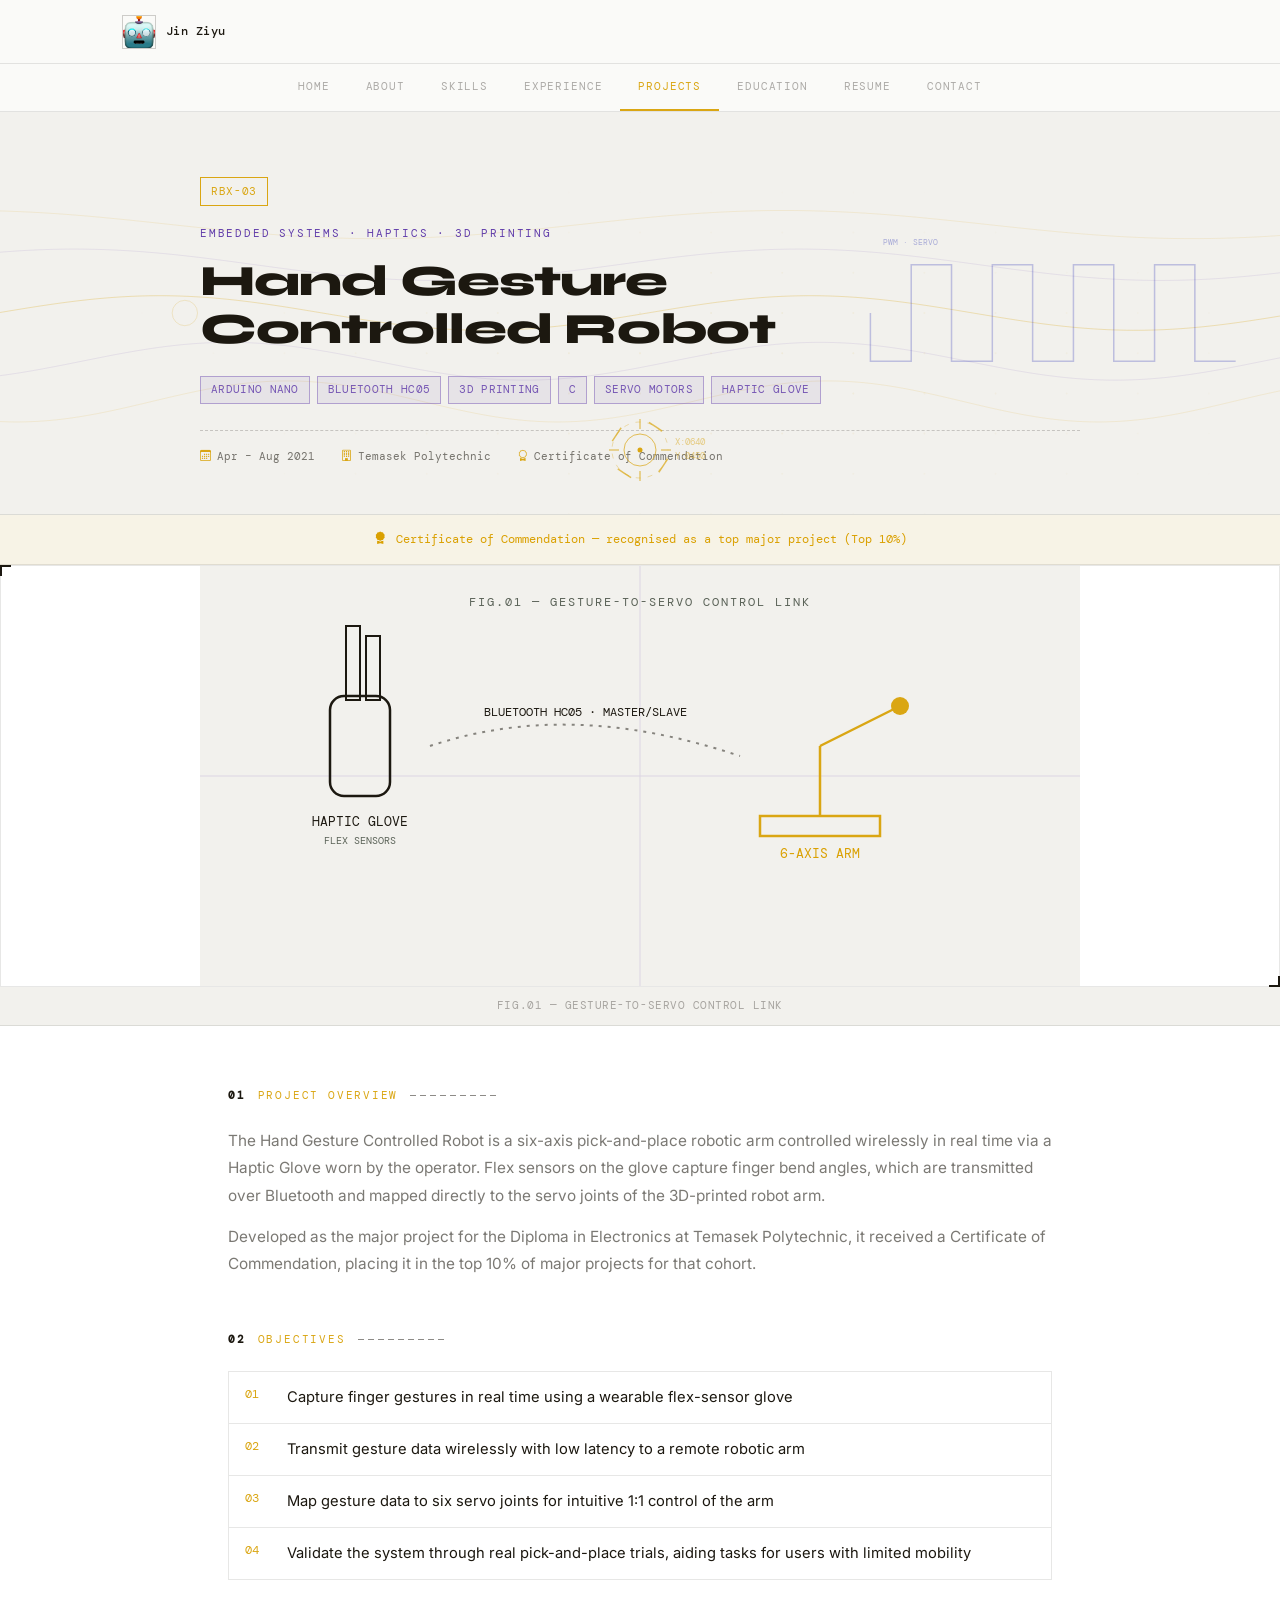
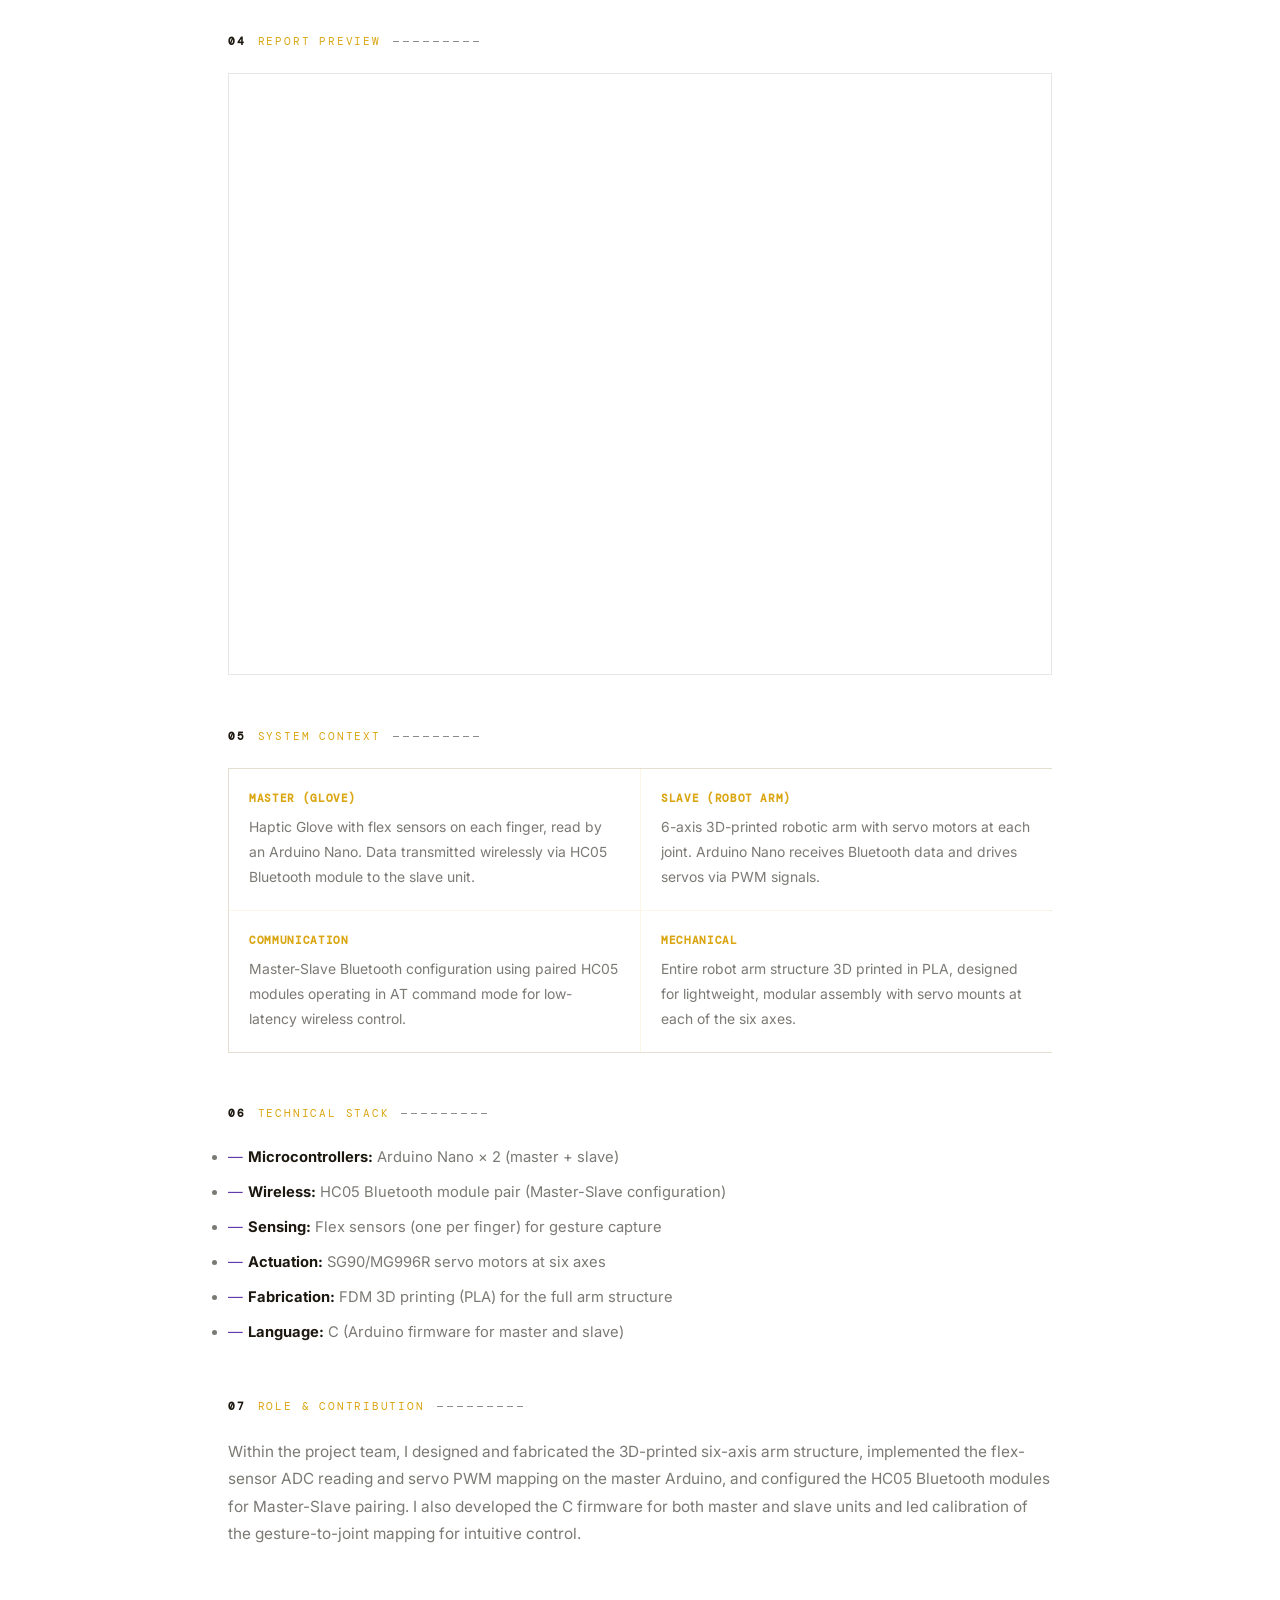
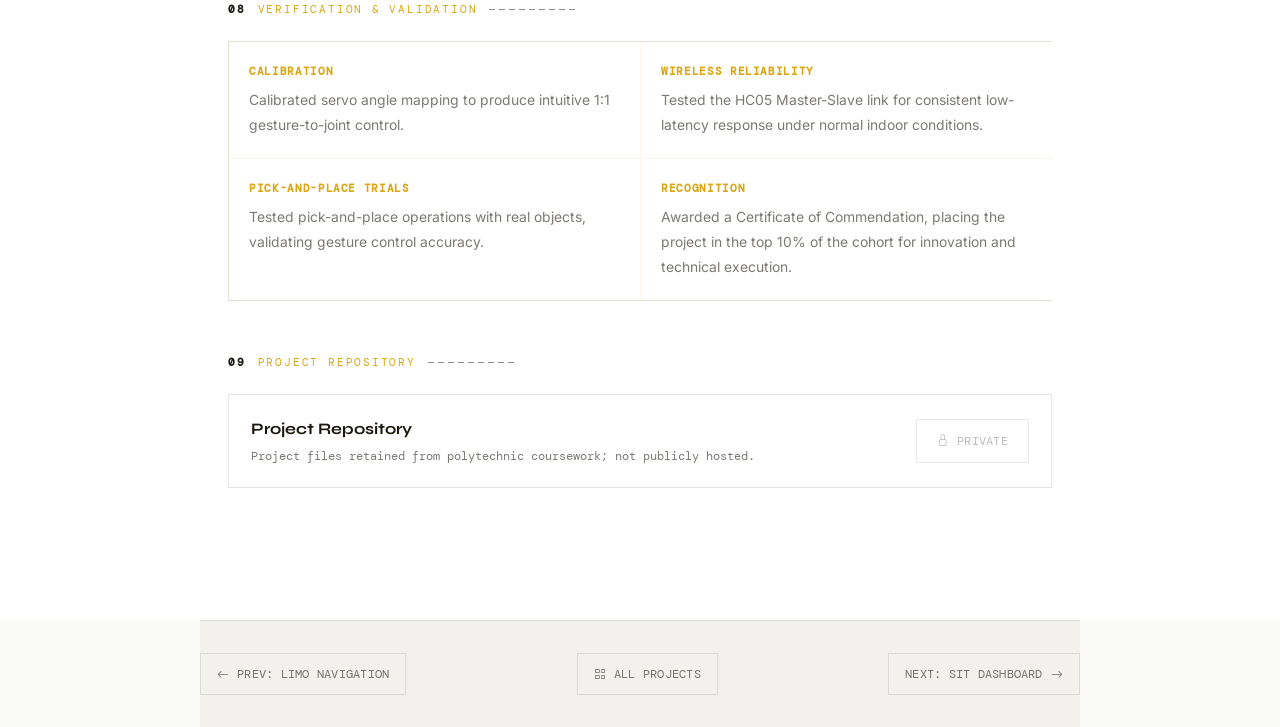
<file: projects/hand-gesture-robot.html>
<!DOCTYPE html>
<html lang="en">
<head>
<meta charset="utf-8"/>
<meta name="viewport" content="width=device-width, initial-scale=1.0"/>
<link rel="icon" type="image/png" sizes="32x32" href="../assets/img/logo.png">
<link rel="icon" type="image/png" sizes="16x16" href="../assets/img/logo.png">
<link rel="shortcut icon" href="../assets/img/logo.png">
<link rel="apple-touch-icon" href="../assets/img/logo.png">
<title>Hand Gesture Controlled Robot — Jin Ziyu</title>
<link rel="preconnect" href="https://fonts.googleapis.com">
<link href="https://fonts.googleapis.com/css2?family=Syne:wght@400;500;600;700;800&family=DM+Mono:wght@300;400;500&family=Inter:wght@300;400;500;600&display=swap" rel="stylesheet"/>
<link href="https://cdn.jsdelivr.net/npm/bootstrap-icons@1.11.3/font/bootstrap-icons.css" rel="stylesheet"/>
<style>
*,*::before,*::after{box-sizing:border-box;margin:0;padding:0}
:root{
  --void:#FAFAF8;
  --surface:#F2F1ED;
  --panel:#FFFFFF;
  --card:#F7F6F2;
  --border:rgba(28,24,16,0.10);
  --border-hi:rgba(28,24,16,0.20);
  --cyan:#DAA613;
  --cyan-dim:rgba(218,166,19,0.08);
  --cyan-mid:rgba(218,166,19,0.35);
  --amber:#DAA000;
  --amber-dim:rgba(218,160,0,0.10);
  --purple:#613DAA;
  --purple-dim:rgba(97,61,170,0.08);
  --navy:#000DAA;
  --text:#1C1810;
  --text-2:rgba(28,24,16,0.58);
  --text-3:rgba(28,24,16,0.35);
  --font-display:'Syne',sans-serif;
  --font-body:'Inter',sans-serif;
  --font-mono:'DM Mono',monospace;
  --ease:cubic-bezier(0.4,0,0.2,1);
  --nav-h:64px;
  --tab-h:48px;
}
html{scroll-behavior:smooth;font-size:16px}
body{background:var(--void);color:var(--text);font-family:var(--font-body);line-height:1.7;overflow-x:hidden;padding-top:calc(var(--nav-h) + var(--tab-h))}
a{color:inherit;text-decoration:none}
img{max-width:100%;display:block}
.container{max-width:880px;margin:0 auto;padding:0 28px}

::-webkit-scrollbar{width:4px}
::-webkit-scrollbar-track{background:var(--surface)}
::-webkit-scrollbar-thumb{background:rgba(218,166,19,0.4);border-radius:0}

.plate{position:relative;border:1px solid var(--border);background:var(--panel)}
.plate::before,.plate::after{content:'';position:absolute;width:11px;height:11px;pointer-events:none}
.plate::before{top:-1px;left:-1px;border-top:2px solid var(--text);border-left:2px solid var(--text)}
.plate::after{bottom:-1px;right:-1px;border-bottom:2px solid var(--text);border-right:2px solid var(--text)}

/* ── NAV ── */
.nav{
  position:fixed;top:0;left:0;right:0;z-index:999;height:var(--nav-h);
  display:flex;align-items:center;
  background:rgba(250,250,248,0.97);
  backdrop-filter:blur(18px);
  border-bottom:1px solid var(--border);
  transition:background 0.35s var(--ease),box-shadow 0.35s var(--ease);
}
.nav.scrolled{box-shadow:0 2px 24px rgba(28,24,16,0.06)}
.nav-inner{
  max-width:1100px;margin:0 auto;padding:0 32px;
  width:100%;display:flex;align-items:center;justify-content:space-between;
}
.nav-logo{
  font-family:var(--font-mono);font-size:0.78rem;font-weight:500;
  color:var(--text);letter-spacing:0.04em;
  display:flex;align-items:center;gap:10px;
}
.nav-logo-mark{
  width:34px;height:34px;border:1px solid var(--border-hi);
  display:flex;align-items:center;justify-content:center;
  font-size:0.72rem;color:var(--text);
  transition:background 0.2s;overflow:hidden;
}
.nav-logo-mark img{width:100%;height:100%;object-fit:cover}
.nav-logo-mark:hover{background:var(--cyan-dim);color:var(--cyan)}
.nav-links{display:flex;gap:0;align-items:center}
.nav-link{display:none}

/* ── TAB BAR ── */
.tab-bar-wrap{
  position:fixed;top:var(--nav-h);left:0;right:0;z-index:998;
  height:var(--tab-h);
}
.tab-bar{
  position:relative;height:100%;
  background:rgba(250,250,248,0.97);
  backdrop-filter:blur(18px);
  border-bottom:1px solid var(--border);
  display:flex;align-items:stretch;justify-content:center;
  overflow-x:auto;scrollbar-width:none;
  -webkit-overflow-scrolling:touch;
}
.tab-bar::-webkit-scrollbar{display:none}
.tab-fade{
  position:absolute;top:0;bottom:1px;width:28px;
  pointer-events:none;z-index:2;
  opacity:0;transition:opacity 0.25s var(--ease);
}
.tab-fade-l{left:0;background:linear-gradient(to right,rgba(250,250,248,0.97),transparent)}
.tab-fade-r{right:0;background:linear-gradient(to left,rgba(250,250,248,0.97),transparent)}
.tab-bar-wrap.scroll-l .tab-fade-l{opacity:1}
.tab-bar-wrap.scroll-r .tab-fade-r{opacity:1}
.tab-btn{
  font-family:var(--font-mono);font-size:0.66rem;letter-spacing:0.08em;text-transform:uppercase;
  color:var(--text-3);
  padding:0 18px;
  border:none;background:none;cursor:pointer;
  white-space:nowrap;
  position:relative;
  transition:color 0.2s var(--ease);
  border-bottom:2px solid transparent;
  text-decoration:none;display:inline-flex;align-items:center;
}
.tab-btn:hover{color:var(--text-2)}
.tab-btn.active{
  color:var(--cyan);
  border-bottom-color:var(--cyan);
}
.tab-indicator{
  position:absolute;bottom:0;height:2px;
  background:var(--cyan);
  transition:left 0.32s var(--ease),width 0.32s var(--ease);
  pointer-events:none;
  z-index:1;
}

.proj-hero{position:relative;padding:64px 24px 48px;border-bottom:1px solid var(--border);background:var(--surface);overflow:hidden}
#sigCanvas{position:absolute;inset:0;width:100%;height:100%;pointer-events:none;z-index:0}
.proj-hero-inner{position:relative;z-index:1;max-width:880px;margin:0 auto}
.proj-tagid{display:inline-block;font-family:var(--font-mono);font-size:0.7rem;letter-spacing:0.06em;color:var(--cyan);border:1px solid var(--cyan);padding:4px 10px;margin-bottom:18px}
.proj-eyebrow{font-family:var(--font-mono);font-size:0.7rem;letter-spacing:0.16em;text-transform:uppercase;color:var(--purple);margin-bottom:14px}
.proj-title{font-family:var(--font-display);font-size:clamp(1.7rem,4.4vw,2.7rem);font-weight:800;color:var(--text);line-height:1.12;margin-bottom:22px;max-width:680px;letter-spacing:-0.02em}
.proj-tags{display:flex;flex-wrap:wrap;gap:7px;margin-bottom:26px}
.proj-tags span{font-family:var(--font-mono);font-size:0.66rem;letter-spacing:0.03em;padding:4px 10px;border:1px solid rgba(97,61,170,0.4);color:rgba(97,61,170,0.85);text-transform:uppercase;background:var(--purple-dim)}
.proj-meta{display:flex;gap:26px;flex-wrap:wrap;font-family:var(--font-mono);font-size:0.7rem;color:var(--text-2);border-top:1px dashed var(--border-hi);padding-top:16px}
.proj-meta span{display:flex;align-items:center;gap:6px}
.proj-meta i{color:var(--cyan)}

.award-banner{background:var(--cyan-dim);border-bottom:1px solid var(--border);padding:14px 24px;text-align:center;font-family:var(--font-mono);font-size:0.78rem;color:var(--amber);display:flex;align-items:center;justify-content:center;gap:10px}

.proj-figure{border-bottom:1px solid var(--border)}
.proj-figure svg{width:100%;height:auto;display:block;max-height:420px}
.proj-figure-cap{font-family:var(--font-mono);font-size:0.66rem;letter-spacing:0.05em;color:var(--text-3);text-transform:uppercase;text-align:center;padding:10px 0;background:var(--surface);border-bottom:1px solid var(--border)}

.proj-body{padding:60px 0 80px;background:var(--panel)}
.proj-section{margin-bottom:52px;max-width:880px;margin-left:auto;margin-right:auto;padding:0 28px}
.proj-section-label{font-family:var(--font-mono);font-size:0.7rem;letter-spacing:0.16em;text-transform:uppercase;color:var(--cyan);display:flex;align-items:center;gap:12px;margin-bottom:22px}
.proj-section-label .n{color:var(--text);font-weight:600}
.proj-section-label::after{content:'';flex:1;max-width:90px;height:1px;background:repeating-linear-gradient(90deg,var(--text) 0 6px,transparent 6px 10px);opacity:0.5}
.proj-section p{color:var(--text-2);font-size:0.96rem;line-height:1.78;margin-bottom:14px}
.proj-section p:last-child{margin-bottom:0}

.spec-grid{display:grid;grid-template-columns:repeat(2,1fr);gap:1px;background:rgba(218,166,19,0.10);border:1px solid var(--border);margin-top:6px}
.spec-card{background:var(--panel);padding:20px;transition:background 0.25s}
.spec-card:hover{background:rgba(97,61,170,0.06)}
.spec-card h4{font-family:var(--font-mono);font-size:0.68rem;letter-spacing:0.06em;color:var(--cyan);margin-bottom:8px;text-transform:uppercase}
.spec-card p{font-size:0.87rem;color:var(--text-2);margin:0}

.highlight-box{background:var(--surface);border:1px solid var(--border);border-left:3px solid var(--purple);padding:20px 24px;margin:18px 0}
.highlight-box p{color:var(--text-2);font-size:0.92rem;margin:0}

.proj-list{display:flex;flex-direction:column;gap:10px;margin-top:6px}
.proj-list li{font-size:0.92rem;color:var(--text-2);padding-left:20px;position:relative}
.proj-list li::before{content:'—';position:absolute;left:0;color:var(--purple);top:0}
.proj-list li strong{color:var(--text)}

.obj-list{display:flex;flex-direction:column;gap:0;margin-top:6px;border:1px solid var(--border)}
.obj-list li{font-size:0.92rem;color:var(--text);padding:13px 16px;position:relative;border-bottom:1px solid var(--border);display:flex;gap:12px}
.obj-list li:last-child{border-bottom:none}
.obj-list li:hover{background:rgba(97,61,170,0.05)}
.obj-list li .ono{font-family:var(--font-mono);font-size:0.72rem;color:var(--cyan);flex:0 0 30px}

.media-frame{border:1px solid var(--border);background:var(--surface);position:relative}
.media-frame video{width:100%;display:block;max-height:480px;background:#000}
.media-placeholder{min-height:240px;display:flex;flex-direction:column;align-items:center;justify-content:center;gap:12px;padding:36px;text-align:center;background:var(--card)}
.media-placeholder i{font-size:2.2rem;color:var(--border-hi)}
.media-placeholder span{font-family:var(--font-mono);font-size:0.74rem;color:var(--text-2);line-height:1.7}

.report-card{display:flex;gap:18px;align-items:center;border:1px solid var(--border);background:var(--panel);padding:18px}
.report-thumb{flex:0 0 64px;height:80px;border:1px solid var(--border);background:var(--surface);display:flex;align-items:center;justify-content:center;font-family:var(--font-mono);font-size:0.6rem;color:var(--text-2);text-align:center}
.report-thumb i{font-size:1.6rem;color:var(--cyan)}
.report-info{flex:1}
.report-info h4{font-family:var(--font-display);font-size:0.95rem;font-weight:700;margin-bottom:4px;color:var(--text)}
.report-info p{font-size:0.84rem;color:var(--text-2);margin:0}
.report-link{font-family:var(--font-mono);font-size:0.72rem;color:var(--cyan);display:flex;align-items:center;gap:6px;flex:0 0 auto;border:1px solid var(--border-hi);padding:8px 14px;text-transform:uppercase;letter-spacing:0.03em;transition:all 0.2s}
.report-link:hover{border-color:var(--cyan);background:var(--cyan-dim)}

.repo-card{display:flex;justify-content:space-between;align-items:center;gap:16px;border:1px solid var(--border);background:var(--panel);padding:20px 22px;flex-wrap:wrap}
.repo-card .repo-meta{font-family:var(--font-mono);font-size:0.78rem;color:var(--text-2)}
.repo-card .repo-meta strong{color:var(--text);display:block;font-family:var(--font-display);font-size:1rem;margin-bottom:4px}
.btn-outline{display:inline-flex;align-items:center;gap:8px;padding:11px 20px;border:1.5px solid var(--border-hi);font-family:var(--font-mono);font-size:0.74rem;color:var(--text-2);text-transform:uppercase;letter-spacing:0.02em;transition:all 0.2s}
.btn-outline:hover{border-color:var(--cyan);color:var(--cyan);background:var(--cyan-dim)}

.proj-nav{border-top:1px solid var(--border);padding:36px 28px;display:flex;justify-content:space-between;align-items:center;flex-wrap:wrap;gap:16px;max-width:880px;margin:0 auto;background:var(--surface)}
.proj-nav a{display:inline-flex;align-items:center;gap:8px;font-family:var(--font-mono);font-size:0.74rem;color:var(--text-2);padding:10px 16px;border:1px solid var(--border);transition:all 0.2s;text-transform:uppercase;letter-spacing:0.02em}
.proj-nav a:hover{border-color:var(--cyan);color:var(--cyan)}

@media(max-width:600px){.spec-grid{grid-template-columns:1fr}.proj-meta{gap:16px}.topbar-title{display:none}}


/* ══════════════════════════════════════
   SHARED ANIMATION SYSTEM v2
   ══════════════════════════════════════ */
.stagger-children > *{opacity:0;transform:translateY(20px);transition:opacity .55s cubic-bezier(.4,0,.2,1),transform .55s cubic-bezier(.4,0,.2,1)}
.stagger-children.up > *:nth-child(1){transition-delay:.05s}
.stagger-children.up > *:nth-child(2){transition-delay:.12s}
.stagger-children.up > *:nth-child(3){transition-delay:.19s}
.stagger-children.up > *:nth-child(4){transition-delay:.26s}
.stagger-children.up > *:nth-child(5){transition-delay:.33s}
.stagger-children.up > *:nth-child(6){transition-delay:.40s}
.stagger-children.up > *{opacity:1;transform:translateY(0)}

.reveal-left{opacity:0;transform:translateX(-28px);transition:opacity .65s cubic-bezier(.4,0,.2,1),transform .65s cubic-bezier(.4,0,.2,1)}
.reveal-left.up{opacity:1;transform:translateX(0)}
.reveal-right{opacity:0;transform:translateX(28px);transition:opacity .65s cubic-bezier(.4,0,.2,1),transform .65s cubic-bezier(.4,0,.2,1)}
.reveal-right.up{opacity:1;transform:translateX(0)}

.spec-grid .spec-card{opacity:0;transform:translateY(16px);transition:opacity .5s cubic-bezier(.4,0,.2,1),transform .5s cubic-bezier(.4,0,.2,1),background .25s}
.spec-grid.up .spec-card:nth-child(1){transition-delay:.04s;opacity:1;transform:translateY(0)}
.spec-grid.up .spec-card:nth-child(2){transition-delay:.10s;opacity:1;transform:translateY(0)}
.spec-grid.up .spec-card:nth-child(3){transition-delay:.16s;opacity:1;transform:translateY(0)}
.spec-grid.up .spec-card:nth-child(4){transition-delay:.22s;opacity:1;transform:translateY(0)}

.proj-list li{opacity:0;transform:translateX(-12px);transition:opacity .4s cubic-bezier(.4,0,.2,1),transform .4s cubic-bezier(.4,0,.2,1)}
.proj-list.up li:nth-child(1){opacity:1;transform:none;transition-delay:.05s}
.proj-list.up li:nth-child(2){opacity:1;transform:none;transition-delay:.11s}
.proj-list.up li:nth-child(3){opacity:1;transform:none;transition-delay:.17s}
.proj-list.up li:nth-child(4){opacity:1;transform:none;transition-delay:.23s}
.proj-list.up li:nth-child(5){opacity:1;transform:none;transition-delay:.29s}
.proj-list.up li:nth-child(6){opacity:1;transform:none;transition-delay:.35s}
.proj-list.up li:nth-child(7){opacity:1;transform:none;transition-delay:.41s}

.obj-list li{opacity:0;transform:translateX(-14px);transition:opacity .42s cubic-bezier(.4,0,.2,1),transform .42s cubic-bezier(.4,0,.2,1)}
.obj-list.up li:nth-child(1){opacity:1;transform:none;transition-delay:.04s}
.obj-list.up li:nth-child(2){opacity:1;transform:none;transition-delay:.10s}
.obj-list.up li:nth-child(3){opacity:1;transform:none;transition-delay:.16s}
.obj-list.up li:nth-child(4){opacity:1;transform:none;transition-delay:.22s}

@keyframes borderGlow{0%,100%{border-left-color:#613DAA}50%{border-left-color:#DAA613}}
.highlight-box{animation:borderGlow 4s ease-in-out infinite}

@keyframes topbarIn{from{opacity:0;transform:translateY(-10px)}to{opacity:1;transform:translateY(0)}}
.topbar{animation:topbarIn .5s cubic-bezier(.4,0,.2,1) forwards}

@keyframes awardPulse{0%,100%{background:rgba(218,166,19,0.08)}50%{background:rgba(218,166,19,0.18)}}
.award-banner{animation:awardPulse 3.5s ease-in-out infinite}

.repo-card{transition:box-shadow .25s,transform .25s}
.repo-card:hover{box-shadow:0 6px 28px rgba(218,166,19,0.12);transform:translateY(-2px)}

.spec-card{position:relative;overflow:hidden}
.spec-card::before{content:'';position:absolute;top:0;left:0;right:0;height:2px;background:#DAA613;transform:scaleX(0);transform-origin:left;transition:transform .3s cubic-bezier(.4,0,.2,1)}
.spec-card:hover::before{transform:scaleX(1)}

.proj-nav{display:flex;justify-content:space-between;align-items:center;padding:32px 0;border-top:1px solid rgba(28,24,16,0.10);font-family:'DM Mono',monospace;font-size:.76rem;color:rgba(28,24,16,0.58);flex-wrap:wrap;gap:12px}
.proj-nav a{display:flex;align-items:center;gap:8px;color:rgba(28,24,16,0.58);transition:color .2s,gap .2s}
.proj-nav a:hover{color:#DAA613;gap:12px}

.proj-section-label,.sec-label{position:relative}
@keyframes labelLineIn{from{width:0}to{width:24px}}

/* section label draw line */
.sec-label::before{width:0;transition:width .6s .15s cubic-bezier(.4,0,.2,1)}
.reveal.up .sec-label::before,.up .sec-label::before,.sec-label-anim::before{width:24px!important}

/* proj-section-label dashed line */
.proj-section-label::after{content:'';flex:1;max-width:0;overflow:hidden;height:1px;background:repeating-linear-gradient(90deg,#1C1810 0 6px,transparent 6px 10px);opacity:0.5;transition:max-width .6s .15s cubic-bezier(.4,0,.2,1)}
.reveal.up .proj-section-label::after,.up .proj-section-label::after{max-width:90px}

/* btn hover lift */
.btn-outline,.btn{will-change:transform}
.btn-outline:hover,.btn:hover{transform:translateY(-1px)}

@keyframes projFigIn{from{opacity:0;transform:scale(.98)}to{opacity:1;transform:scale(1)}}
.proj-figure{animation:projFigIn .7s .1s cubic-bezier(.4,0,.2,1) both}

@media(prefers-reduced-motion:reduce){
  *{animation:none!important;transition:none!important}
  .reveal,.reveal-left,.reveal-right,.stagger-children>*,.spec-grid .spec-card,.proj-list li,.obj-list li{opacity:1!important;transform:none!important}
}


/* ── ROBOTICS HUD CURSOR ── */
* { cursor: none !important; }
#hud-canvas {
  pointer-events:none;
  position:fixed;
  top:0;left:0;
  width:100vw;height:100vh;
  z-index:9997;
}
.spec-card, .proj-section, .repo-card {
  overflow:hidden;
  will-change:transform;
}
.spec-card::after, .repo-card::after {
  content:'';
  position:absolute;inset:0;
  background:linear-gradient(180deg, transparent 0%, rgba(218,166,19,0.07) 50%, transparent 100%);
  transform:translateY(-110%);
  pointer-events:none;
  transition:none;
  z-index:2;
}
.spec-card.scanning::after, .repo-card.scanning::after {
  animation: scanSweep 0.75s linear forwards;
}
@keyframes scanSweep {
  from { transform:translateY(-110%); }
  to   { transform:translateY(210%); }
}
#hud-tag {
  pointer-events:none;
  position:fixed;
  font-family:var(--font-mono);
  font-size:0.58rem;
  letter-spacing:0.08em;
  color:var(--cyan);
  background:rgba(0,5,20,0.85);
  border:1px solid rgba(218,166,19,0.4);
  padding:4px 9px;
  z-index:9999;
  white-space:nowrap;
  opacity:0;
  transition:opacity 0.15s;
  text-transform:uppercase;
}
#hud-tag.visible { opacity:1; }

</style>
</head>
<body>
<canvas id="hud-canvas" aria-hidden="true"></canvas>
<div id="hud-tag" aria-hidden="true"></div>

<!-- NAV -->
<nav class="nav" id="siteNav">
  <div class="nav-inner">
    <a href="../index.html" class="nav-logo">
      <div class="nav-logo-mark"><img src="../assets/img/logo.png" alt="JZ" onerror="this.parentElement.textContent='JZ'"/></div>
      Jin Ziyu
    </a>
    <ul class="nav-links"></ul>
  </div>
</nav>

<!-- TAB BAR -->
<div class="tab-bar-wrap" id="tabBarWrap">
  <div class="tab-fade tab-fade-l"></div>
  <div class="tab-fade tab-fade-r"></div>
  <div class="tab-bar" id="tabBar" role="tablist">
    <a class="tab-btn" href="../index.html#home">Home</a>
    <a class="tab-btn" href="../index.html#about">About</a>
    <a class="tab-btn" href="../index.html#skills">Skills</a>
    <a class="tab-btn" href="../index.html#experience">Experience</a>
    <a class="tab-btn active" href="../index.html#projects">Projects</a>
    <a class="tab-btn" href="../index.html#education">Education</a>
    <a class="tab-btn" href="../index.html#resume">Resume</a>
    <a class="tab-btn" href="../index.html#contact">Contact</a>
    <div class="tab-indicator" id="tabIndicator"></div>
  </div>
</div>
<div class="proj-hero">
  <canvas id="sigCanvas" aria-hidden="true"></canvas>
  <div class="proj-hero-inner">
    <span class="proj-tagid">RBX-03</span>
    <p class="proj-eyebrow">Embedded Systems · Haptics · 3D Printing</p>
    <h1 class="proj-title">Hand Gesture Controlled Robot</h1>
    <div class="proj-tags"><span>Arduino Nano</span><span>Bluetooth HC05</span><span>3D Printing</span><span>C</span><span>Servo Motors</span><span>Haptic Glove</span></div>
    <div class="proj-meta"><span><i class='bi bi-calendar3'></i> Apr – Aug 2021</span><span><i class='bi bi-building'></i> Temasek Polytechnic</span><span><i class='bi bi-award'></i> Certificate of Commendation</span></div>
  </div>
</div>
<div class="award-banner"><i class="bi bi-award-fill"></i> Certificate of Commendation — recognised as a top major project (Top 10%)</div>
<div class="proj-figure plate"><svg viewBox="0 0 880 420" xmlns="http://www.w3.org/2000/svg">
<rect width="880" height="420" fill="#F2F1ED"/>
<g stroke="#613DAA" stroke-width="1" opacity="0.15"><line x1="440" y1="0" x2="440" y2="420"/><line x1="0" y1="210" x2="880" y2="210"/></g>
<g transform="translate(140,130)">
  <rect x="-10" y="0" width="60" height="100" rx="14" fill="none" stroke="#1C1810" stroke-width="2.5"/>
  <rect x="6" y="-70" width="14" height="74" fill="none" stroke="#1C1810" stroke-width="2"/>
  <rect x="26" y="-60" width="14" height="64" fill="none" stroke="#1C1810" stroke-width="2"/>
  <text x="20" y="130" text-anchor="middle" font-family="DM Mono,monospace" font-size="13" fill="#1C1810">HAPTIC GLOVE</text>
  <text x="20" y="148" text-anchor="middle" font-family="DM Mono,monospace" font-size="10" fill="#5B6358">FLEX SENSORS</text>
</g>
<g transform="translate(560,120)">
  <rect x="0" y="130" width="120" height="20" fill="none" stroke="#DAA613" stroke-width="2.5"/>
  <line x1="60" y1="130" x2="60" y2="60" stroke="#DAA613" stroke-width="2.5"/>
  <line x1="60" y1="60" x2="140" y2="20" stroke="#DAA613" stroke-width="2.5"/>
  <circle cx="140" cy="20" r="9" fill="#DAA613"/>
  <text x="60" y="172" text-anchor="middle" font-family="DM Mono,monospace" font-size="13" fill="#DAA000">6-AXIS ARM</text>
</g>
<path d="M230,180 C320,150 420,150 540,190" fill="none" stroke="#1C1810" stroke-width="2" stroke-dasharray="3,6" opacity="0.5"/>
<text x="385" y="150" text-anchor="middle" font-family="DM Mono,monospace" font-size="12" fill="#1C1810">BLUETOOTH HC05 · MASTER/SLAVE</text>
<text x="440" y="40" text-anchor="middle" font-family="DM Mono,monospace" font-size="12" letter-spacing="2" fill="#5B6358">FIG.01 — GESTURE-TO-SERVO CONTROL LINK</text>
</svg></div><div class="proj-figure-cap">FIG.01 — Gesture-to-servo control link</div><div class="proj-body"><div class="proj-section">
  <div class="proj-section-label"><span class="n">01</span> Project Overview</div>
  <p>The Hand Gesture Controlled Robot is a six-axis pick-and-place robotic arm controlled wirelessly in real time via a Haptic Glove worn by the operator. Flex sensors on the glove capture finger bend angles, which are transmitted over Bluetooth and mapped directly to the servo joints of the 3D-printed robot arm.</p><p>Developed as the major project for the Diploma in Electronics at Temasek Polytechnic, it received a Certificate of Commendation, placing it in the top 10% of major projects for that cohort.</p>
</div>
<div class="proj-section">
  <div class="proj-section-label"><span class="n">02</span> Objectives</div>
  <ul class='obj-list'><li><span class='ono'>01</span><span>Capture finger gestures in real time using a wearable flex-sensor glove</span></li><li><span class='ono'>02</span><span>Transmit gesture data wirelessly with low latency to a remote robotic arm</span></li><li><span class='ono'>03</span><span>Map gesture data to six servo joints for intuitive 1:1 control of the arm</span></li><li><span class='ono'>04</span><span>Validate the system through real pick-and-place trials, aiding tasks for users with limited mobility</span></li></ul>
</div>
<div class="proj-section">
  <div class="proj-section-label"><span class="n">04</span> Report Preview</div>
  <div class="media-frame" style="background:var(--panel)">
    <iframe src="../assets/reports/hand-gesture-robot.pdf" title="Major Project Report" style="width:100%;height:600px;border:none;display:block" onerror="this.closest('.media-frame').innerHTML='<div class=\'media-placeholder\'><i class=\'bi bi-file-earmark-pdf\'></i><span>Report preview unavailable.</span></div>'"></iframe>
  </div>
</div>
<div class="proj-section">
  <div class="proj-section-label"><span class="n">05</span> System Context</div>
  <div class='spec-grid'><div class='spec-card'><h4>Master (Glove)</h4><p>Haptic Glove with flex sensors on each finger, read by an Arduino Nano. Data transmitted wirelessly via HC05 Bluetooth module to the slave unit.</p></div><div class='spec-card'><h4>Slave (Robot Arm)</h4><p>6-axis 3D-printed robotic arm with servo motors at each joint. Arduino Nano receives Bluetooth data and drives servos via PWM signals.</p></div><div class='spec-card'><h4>Communication</h4><p>Master-Slave Bluetooth configuration using paired HC05 modules operating in AT command mode for low-latency wireless control.</p></div><div class='spec-card'><h4>Mechanical</h4><p>Entire robot arm structure 3D printed in PLA, designed for lightweight, modular assembly with servo mounts at each of the six axes.</p></div></div>
</div>
<div class="proj-section">
  <div class="proj-section-label"><span class="n">06</span> Technical Stack</div>
  <ul class='proj-list'><li><strong>Microcontrollers:</strong> Arduino Nano × 2 (master + slave)</li><li><strong>Wireless:</strong> HC05 Bluetooth module pair (Master-Slave configuration)</li><li><strong>Sensing:</strong> Flex sensors (one per finger) for gesture capture</li><li><strong>Actuation:</strong> SG90/MG996R servo motors at six axes</li><li><strong>Fabrication:</strong> FDM 3D printing (PLA) for the full arm structure</li><li><strong>Language:</strong> C (Arduino firmware for master and slave)</li></ul>
</div>
<div class="proj-section">
  <div class="proj-section-label"><span class="n">07</span> Role &amp; Contribution</div>
  <p>Within the project team, I designed and fabricated the 3D-printed six-axis arm structure, implemented the flex-sensor ADC reading and servo PWM mapping on the master Arduino, and configured the HC05 Bluetooth modules for Master-Slave pairing. I also developed the C firmware for both master and slave units and led calibration of the gesture-to-joint mapping for intuitive control.</p>
</div>
<div class="proj-section">
  <div class="proj-section-label"><span class="n">08</span> Verification &amp; Validation</div>
  <div class='spec-grid'><div class='spec-card'><h4>Calibration</h4><p>Calibrated servo angle mapping to produce intuitive 1:1 gesture-to-joint control.</p></div><div class='spec-card'><h4>Wireless Reliability</h4><p>Tested the HC05 Master-Slave link for consistent low-latency response under normal indoor conditions.</p></div><div class='spec-card'><h4>Pick-and-Place Trials</h4><p>Tested pick-and-place operations with real objects, validating gesture control accuracy.</p></div><div class='spec-card'><h4>Recognition</h4><p>Awarded a Certificate of Commendation, placing the project in the top 10% of the cohort for innovation and technical execution.</p></div></div>
</div>
<div class="proj-section">
  <div class="proj-section-label"><span class="n">09</span> Project Repository</div>
  <div class="repo-card">
      <div class="repo-meta"><strong>Project Repository</strong>Project files retained from polytechnic coursework; not publicly hosted.</div>
      <span class="btn-outline" style="opacity:0.5;cursor:default"><i class="bi bi-lock"></i> Private</span>
    </div>
</div>
</div><div class="proj-nav">
  <a href="sep-limo-arena.html"><i class="bi bi-arrow-left"></i> Prev: LIMO Navigation</a>
  <a href="../index.html#projects"><i class="bi bi-grid"></i> All Projects</a>
  <a href="sit-dashboard.html">Next: SIT Dashboard <i class="bi bi-arrow-right"></i></a>
</div>
<script>

</script>
<script>

/* ── SHARED ANIMATION ENGINE ── */
(function(){
  if(window.matchMedia('(prefers-reduced-motion:reduce)').matches) return;
  const obsOpts = {threshold:0.08, rootMargin:'0px 0px -30px 0px'};
  const obs = new IntersectionObserver(entries => {
    entries.forEach(e => {
      if(e.isIntersecting){
        e.target.classList.add('up');
        obs.unobserve(e.target);
      }
    });
  }, obsOpts);
  // observe all animatable elements
  const selectors = [
    '.reveal','.reveal-left','.reveal-right',
    '.stagger-children','.spec-grid',
    '.proj-list','.obj-list',
    '.proj-section', '.proj-section > .sec-label',
    '.highlight-box'
  ];
  document.querySelectorAll(selectors.join(',')).forEach(el => obs.observe(el));
})();


/* ── GESTURE CANVAS: flex-sensor trace + BT radio pulse ── */
(function(){
  if(window.matchMedia('(prefers-reduced-motion:reduce)').matches) return;
  const c = document.getElementById('sigCanvas');
  if(!c) return;
  const ctx = c.getContext('2d');
  let W, H, t = 0, mx = 0.5, my = 0.5;
  const hero = document.querySelector('.proj-hero');
  function resize(){ W = c.width = c.offsetWidth; H = c.height = c.offsetHeight; }
  window.addEventListener('resize', resize); resize();
  hero.addEventListener('mousemove', e => {
    const r = c.getBoundingClientRect();
    mx = (e.clientX-r.left)/W; my = (e.clientY-r.top)/H;
  });

  // Bluetooth radio pulses (circular expanding rings)
  const btPulses = [0, Math.PI*0.66, Math.PI*1.33].map(phase => ({phase}));

  function draw(){
    ctx.clearRect(0, 0, W, H);
    t += 0.018;
    const dmx = mx+Math.sin(t*0.32)*0.18, dmy = my+Math.cos(t*0.25)*0.14;

    // background grid dots
    const gx=W/18, gy=H/10;
    for(let r=0;r<=10;r++) for(let cc=0;cc<=18;cc++){
      const px=cc*gx, py=r*gy;
      const dist=Math.hypot(px/W-dmx, py/H-dmy);
      const a=Math.max(0,0.10-dist*0.20);
      ctx.beginPath(); ctx.arc(px,py,1,0,Math.PI*2);
      ctx.fillStyle=`rgba(218,166,19,${a})`; ctx.fill();
    }

    // 5 flex-sensor waves (one per finger) — stacked signals
    const fingers = [0.28, 0.38, 0.50, 0.62, 0.72];
    fingers.forEach((baseY, i) => {
      ctx.beginPath();
      const amp = H * (0.025 + mx*0.02 + i*0.004);
      const freq = 2.5 + i*0.4 + dmy;
      const phase = t*(1.2 + i*0.18) + i*0.7;
      const alpha = 0.12 + (i===Math.floor(dmx*5) ? 0.15 : 0);
      ctx.strokeStyle = i%2===0
        ? `rgba(218,166,19,${alpha})`
        : `rgba(97,61,170,${alpha*0.8})`;
      ctx.lineWidth = 1;
      for(let x=0;x<=W;x+=2){
        const y = baseY*H + Math.sin(x/W*Math.PI*freq - phase)*amp;
        x===0?ctx.moveTo(x,y):ctx.lineTo(x,y);
      }
      ctx.stroke();
    });

    // Bluetooth pulses — left side (glove) → right (arm)
    btPulses.forEach((p) => {
      p.phase += 0.022;
      const r = ((p.phase % (Math.PI)) / Math.PI) * W * 0.28;
      const alpha = Math.max(0, 0.4 - r/(W*0.28));
      const cx = W * 0.12 + r;
      ctx.beginPath(); ctx.arc(cx, H*0.5, 8 + r*0.15, 0, Math.PI*2);
      ctx.strokeStyle=`rgba(218,166,19,${alpha*0.6})`; ctx.lineWidth=1; ctx.stroke();
    });

    // servo PWM square waves — right side
    ctx.beginPath();
    ctx.strokeStyle='rgba(0,13,170,0.22)'; ctx.lineWidth=1.5;
    let px2=W*0.68, inHigh=false, segW=W*0.06;
    ctx.moveTo(px2, H*0.5);
    while(px2 < W*0.96){
      const segLen = inHigh ? segW*(0.3+dmx*0.4) : segW*(0.7-dmx*0.3);
      ctx.lineTo(px2, inHigh ? H*0.38 : H*0.62);
      ctx.lineTo(px2+segLen, inHigh ? H*0.38 : H*0.62);
      px2 += segLen; inHigh = !inHigh;
    }
    ctx.stroke();
    // label
    ctx.font='8px "DM Mono",monospace'; ctx.fillStyle='rgba(0,13,170,0.3)';
    ctx.fillText('PWM · SERVO', W*0.69, H*0.33);

    requestAnimationFrame(draw);
  }
  draw();
})();

</script>
<script>

/* ══════════════════════════════════════════
   ROBOTICS HUD MOUSE SYSTEM
   ══════════════════════════════════════════ */
(function(){
  if (window.matchMedia('(prefers-reduced-motion:reduce)').matches) return;

  const canvas = document.getElementById('hud-canvas');
  if (!canvas) return;
  const ctx    = canvas.getContext('2d');
  const tag    = document.getElementById('hud-tag');

  let W, H;
  function resize(){
    W = canvas.width  = window.innerWidth;
    H = canvas.height = window.innerHeight;
  }
  window.addEventListener('resize', resize);
  resize();

  let mx = W/2, my = H/2;
  let lx = W/2, ly = H/2;
  let t = 0, isHover = false;
  let lastTX = mx, lastTY = my, distAcc = 0;
  const trail = [];
  const pings = [];

  document.addEventListener('mousemove', e => {
    mx = e.clientX; my = e.clientY;

    const dx = mx - lastTX, dy = my - lastTY;
    distAcc += Math.hypot(dx, dy);
    if (distAcc >= 12) {
      distAcc = 0; lastTX = mx; lastTY = my;
      trail.push({ x: mx, y: my, life: 1.0 });
      if (trail.length > 22) trail.shift();
    }

    const hoverEl = e.target.closest('.spec-card,.repo-card,a,button,.proj-tag,.skill-chip,.tab-btn');
    isHover = !!hoverEl;

    const cardEl = e.target.closest('.spec-card,.repo-card');
    if (cardEl) {
      const h = cardEl.querySelector('h4,strong');
      tag.textContent = (h ? h.textContent.trim().toUpperCase().slice(0,28) : 'TARGET');
      tag.style.left = (mx + 24) + 'px';
      tag.style.top  = (my - 18) + 'px';
      tag.classList.add('visible');

      if (!cardEl._scanning) {
        cardEl._scanning = true;
        cardEl.classList.remove('scanning');
        void cardEl.offsetWidth;
        cardEl.classList.add('scanning');
        setTimeout(() => { cardEl._scanning = false; }, 900);
      }
    } else {
      tag.classList.remove('visible');
    }
  });

  document.addEventListener('click', e => {
    pings.push({ x: e.clientX, y: e.clientY, r: 0, life: 1.0 });
  });

  function drawReticle(x, y, hover) {
    const R  = hover ? 24 : 16;
    const R2 = hover ? 38 : 28;
    const ROT = t * (hover ? 2.0 : 0.9);

    ctx.save(); ctx.translate(x, y);

    ctx.beginPath(); ctx.arc(0, 0, R2, 0, Math.PI*2);
    ctx.setLineDash([5, 7]); ctx.lineDashOffset = -ROT * 20;
    ctx.strokeStyle = `rgba(218,166,19,${hover ? 0.6 : 0.32})`; ctx.lineWidth = 1;
    ctx.stroke(); ctx.setLineDash([]);

    ctx.beginPath(); ctx.arc(0, 0, R, 0, Math.PI*2);
    ctx.strokeStyle = `rgba(218,166,19,${hover ? 0.95 : 0.70})`;
    ctx.lineWidth = hover ? 1.5 : 1; ctx.stroke();

    ctx.beginPath(); ctx.arc(0, 0, 2.5, 0, Math.PI*2);
    ctx.fillStyle = 'rgba(218,166,19,1)'; ctx.fill();

    const gap = R + 5, len = 10;
    ctx.strokeStyle = 'rgba(218,166,19,0.85)'; ctx.lineWidth = 1;
    ctx.beginPath();
    ctx.moveTo(-gap-len, 0); ctx.lineTo(-gap, 0);
    ctx.moveTo(gap, 0);      ctx.lineTo(gap+len, 0);
    ctx.moveTo(0, -gap-len); ctx.lineTo(0, -gap);
    ctx.moveTo(0, gap);      ctx.lineTo(0, gap+len);
    ctx.stroke();

    ctx.lineWidth = hover ? 2 : 1.5;
    ctx.strokeStyle = hover ? 'rgba(218,160,0,1)' : 'rgba(218,166,19,0.7)';
    [0, Math.PI/2, Math.PI, 3*Math.PI/2].forEach(a => {
      const bx = Math.cos(a + ROT) * R2, by = Math.sin(a + ROT) * R2;
      const tx = Math.cos(a + ROT + Math.PI/2) * 8;
      const ty = Math.sin(a + ROT + Math.PI/2) * 8;
      ctx.beginPath();
      ctx.moveTo(bx + tx, by + ty); ctx.lineTo(bx, by); ctx.lineTo(bx - tx, by - ty);
      ctx.stroke();
    });

    if (hover) {
      ctx.beginPath(); ctx.arc(0, 0, R2 + 12, -ROT*0.6, -ROT*0.6 + Math.PI*0.65);
      ctx.strokeStyle = 'rgba(97,61,170,0.6)'; ctx.lineWidth = 1.5; ctx.stroke();
      ctx.beginPath(); ctx.arc(0, 0, R + 8, ROT*0.5, ROT*0.5 + Math.PI*1.2);
      ctx.strokeStyle = 'rgba(0,13,170,0.4)'; ctx.lineWidth = 1; ctx.stroke();
    }

    ctx.font = '9px "DM Mono",monospace';
    ctx.fillStyle = 'rgba(218,166,19,0.5)';
    ctx.fillText('X:' + String(Math.round(x)).padStart(4,'0'), R2 + 7, -5);
    ctx.fillText('Y:' + String(Math.round(y)).padStart(4,'0'), R2 + 7,  9);

    ctx.restore();
  }

  function drawTrail() {
    for (let i = 1; i < trail.length; i++) {
      const a = trail[i-1], b = trail[i];
      const alpha = (i / trail.length) * a.life * 0.5;
      ctx.beginPath(); ctx.moveTo(a.x, a.y);
      ctx.lineTo(b.x, a.y); ctx.lineTo(b.x, b.y);
      ctx.strokeStyle = `rgba(218,166,19,${alpha})`;
      ctx.lineWidth = 1; ctx.setLineDash([3,5]); ctx.stroke(); ctx.setLineDash([]);
      ctx.beginPath(); ctx.arc(b.x, b.y, 2, 0, Math.PI*2);
      ctx.fillStyle = `rgba(218,160,0,${alpha * 0.7})`; ctx.fill();
    }
    trail.forEach(n => n.life -= 0.016);
    for (let i = trail.length - 1; i >= 0; i--) {
      if (trail[i].life <= 0) trail.splice(i, 1);
    }
  }

  function drawPings() {
    for (let i = pings.length - 1; i >= 0; i--) {
      const p = pings[i];
      p.r += 4.5; p.life -= 0.032;
      if (p.life <= 0) { pings.splice(i, 1); continue; }

      ctx.beginPath(); ctx.arc(p.x, p.y, p.r, 0, Math.PI*2);
      ctx.strokeStyle = `rgba(218,166,19,${p.life * 0.75})`; ctx.lineWidth = 1.5; ctx.stroke();
      if (p.r > 16) {
        ctx.beginPath(); ctx.arc(p.x, p.y, p.r - 14, 0, Math.PI*2);
        ctx.strokeStyle = `rgba(97,61,170,${p.life * 0.4})`; ctx.lineWidth = 1; ctx.stroke();
      }
      [0, Math.PI/2, Math.PI, 3*Math.PI/2].forEach(a => {
        ctx.beginPath();
        ctx.moveTo(p.x + Math.cos(a)*(p.r-5), p.y + Math.sin(a)*(p.r-5));
        ctx.lineTo(p.x + Math.cos(a)*(p.r+5), p.y + Math.sin(a)*(p.r+5));
        ctx.strokeStyle = `rgba(218,166,19,${p.life})`; ctx.lineWidth = 1.5; ctx.stroke();
      });
    }
  }

  function loop() {
    ctx.clearRect(0, 0, W, H);
    t += 0.04;
    lx += (mx - lx) * 0.18;
    ly += (my - ly) * 0.18;
    drawTrail();
    drawPings();
    drawReticle(lx, ly, isHover);
    requestAnimationFrame(loop);
  }
  loop();

})();

/* ── NAV SCROLL ── */
window.addEventListener('scroll', () => {
  document.getElementById('siteNav').classList.toggle('scrolled', window.scrollY > 10);
});

/* ── TAB INDICATOR ── */
(function(){
  const bar = document.getElementById('tabBar');
  const indicator = document.getElementById('tabIndicator');
  const activeBtn = bar && bar.querySelector('.tab-btn.active');
  if (activeBtn && indicator) {
    const barRect = bar.getBoundingClientRect();
    const btnRect = activeBtn.getBoundingClientRect();
    indicator.style.left  = (btnRect.left - barRect.left + bar.scrollLeft) + 'px';
    indicator.style.width = btnRect.width + 'px';
  }
})();

</script>
</body>
</html>
</file>
